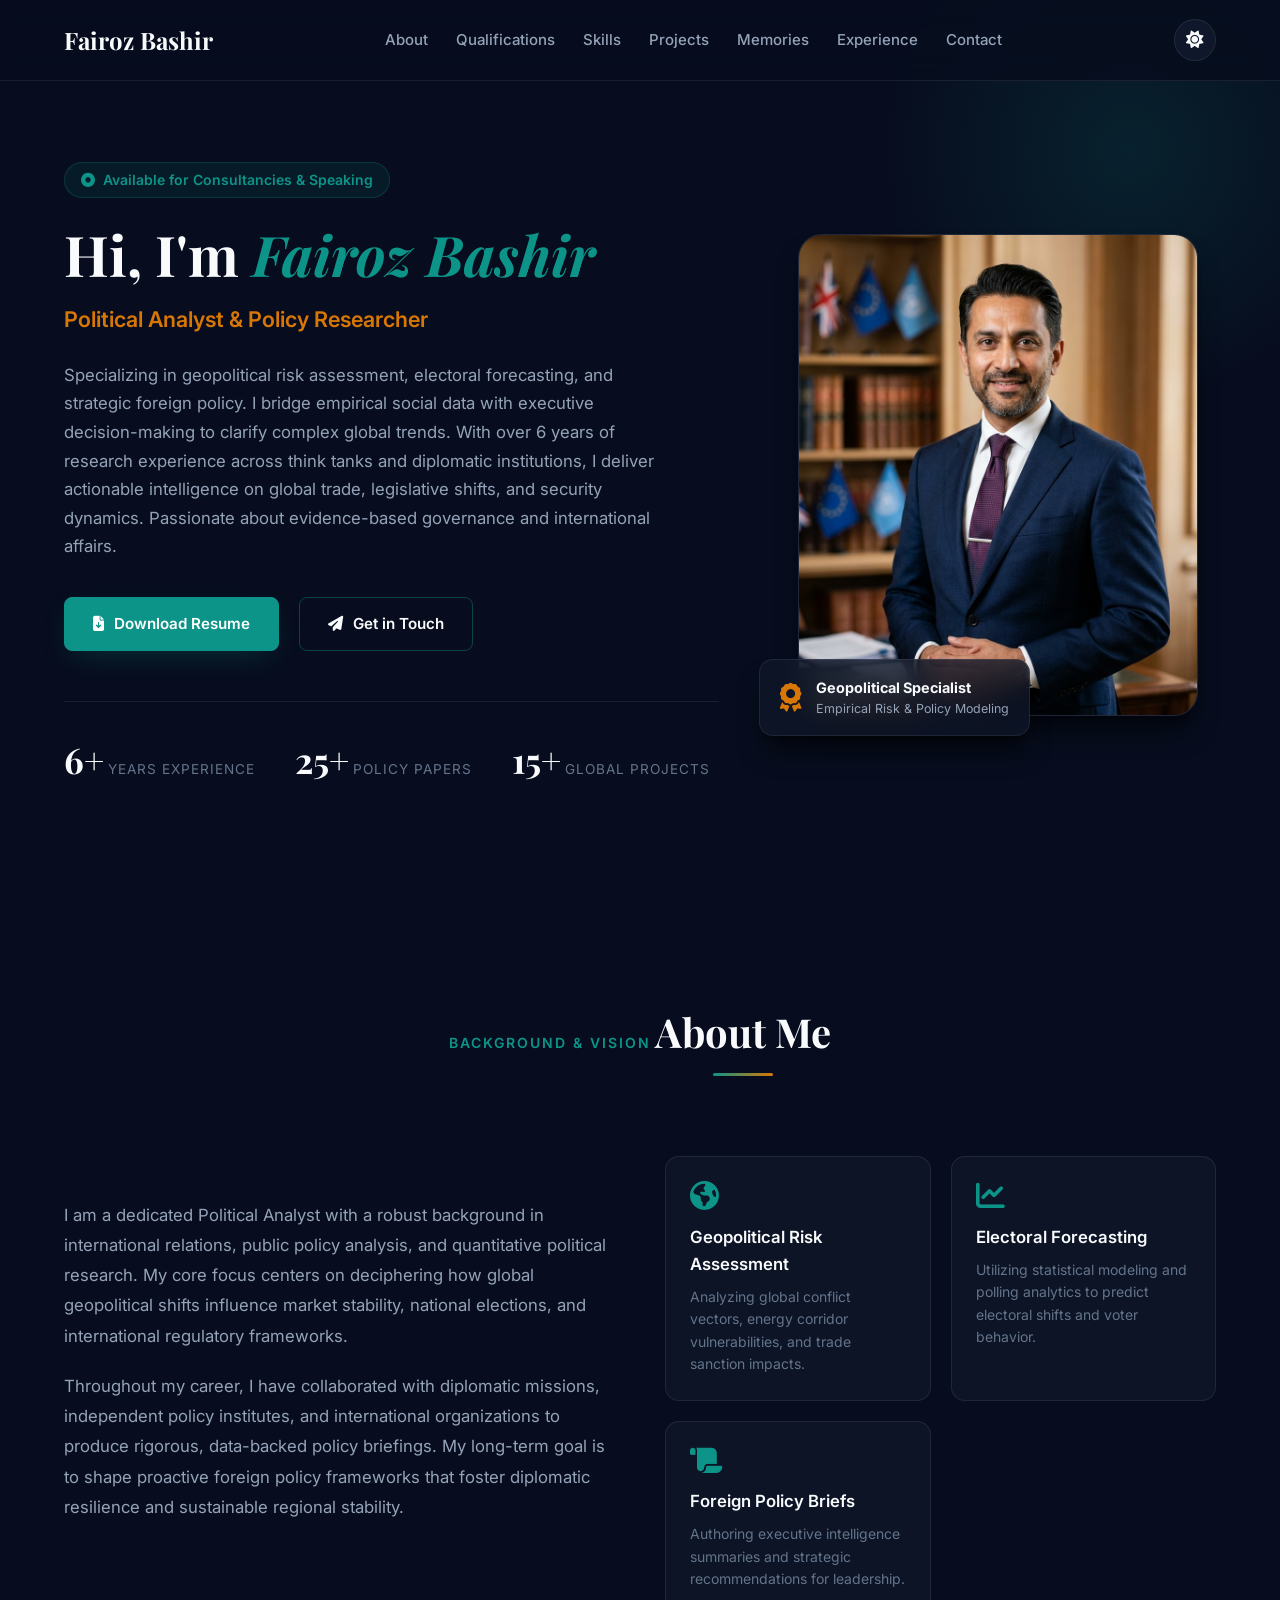
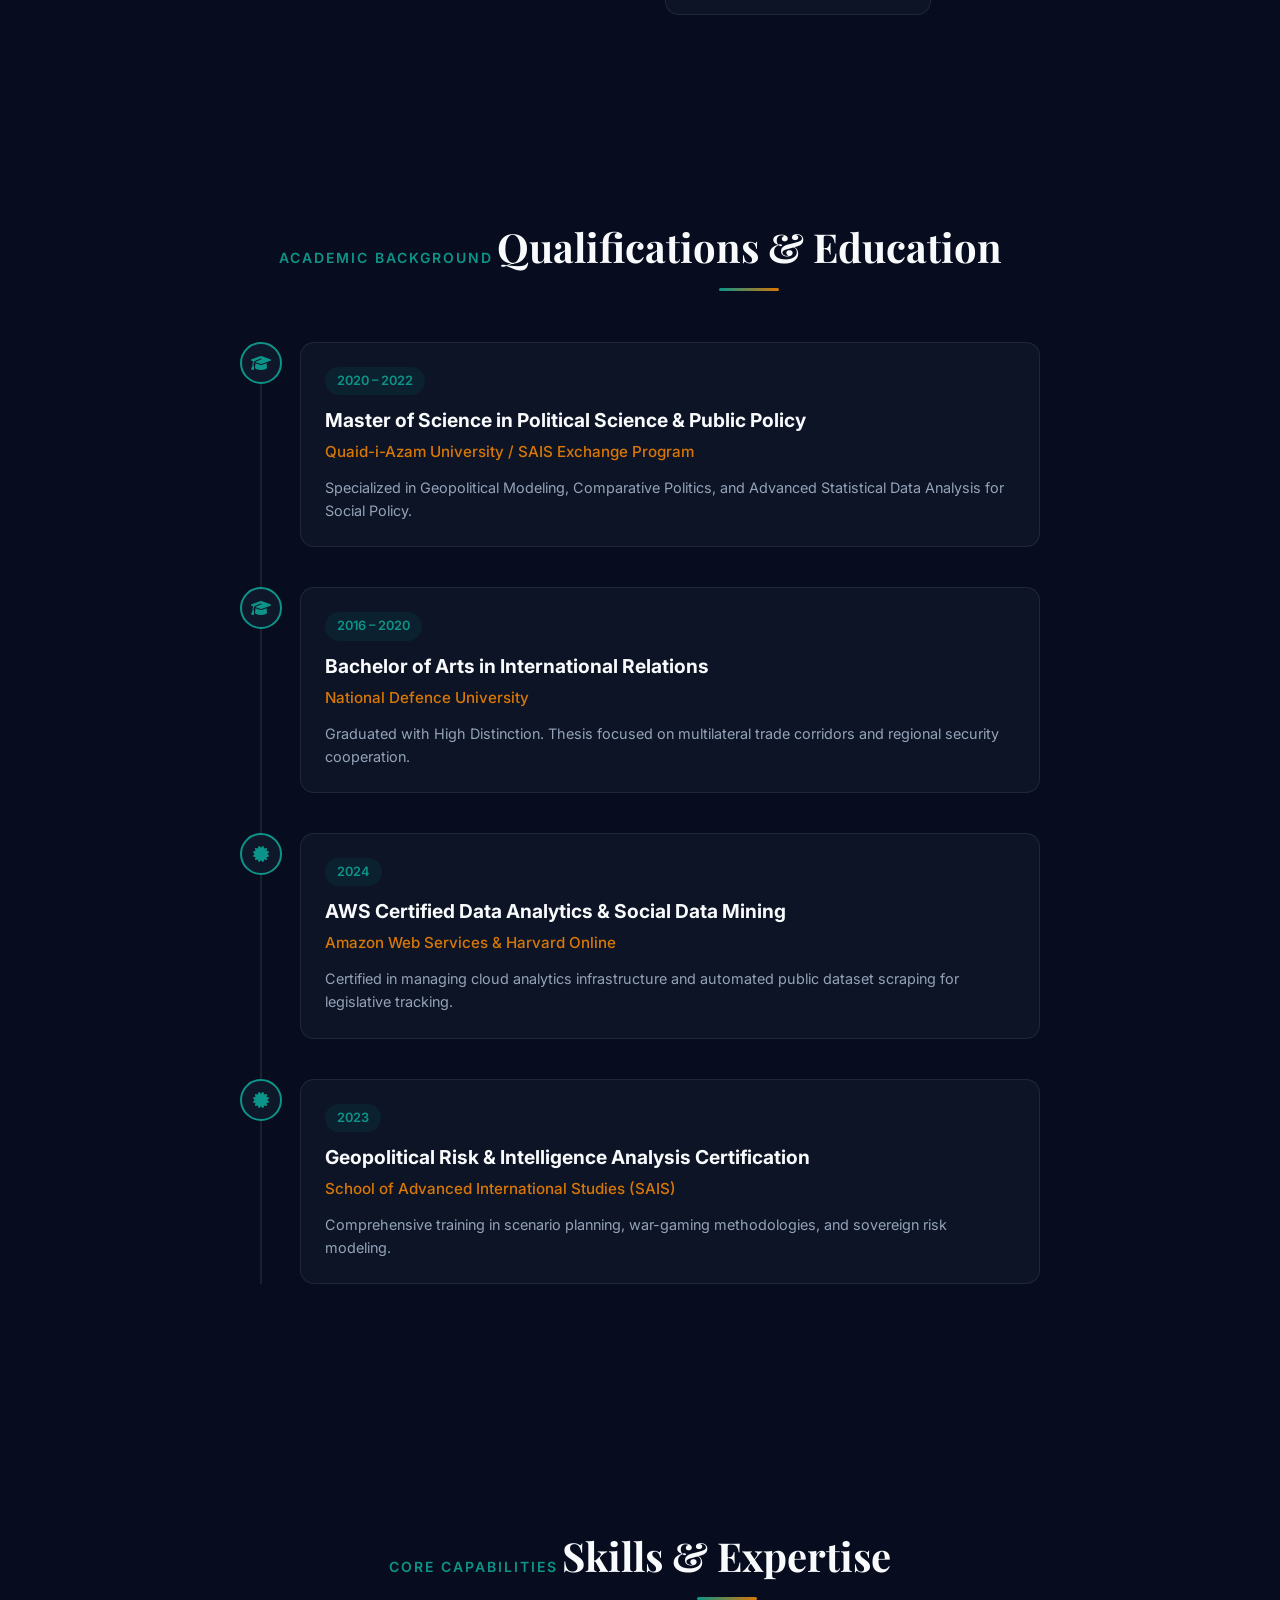
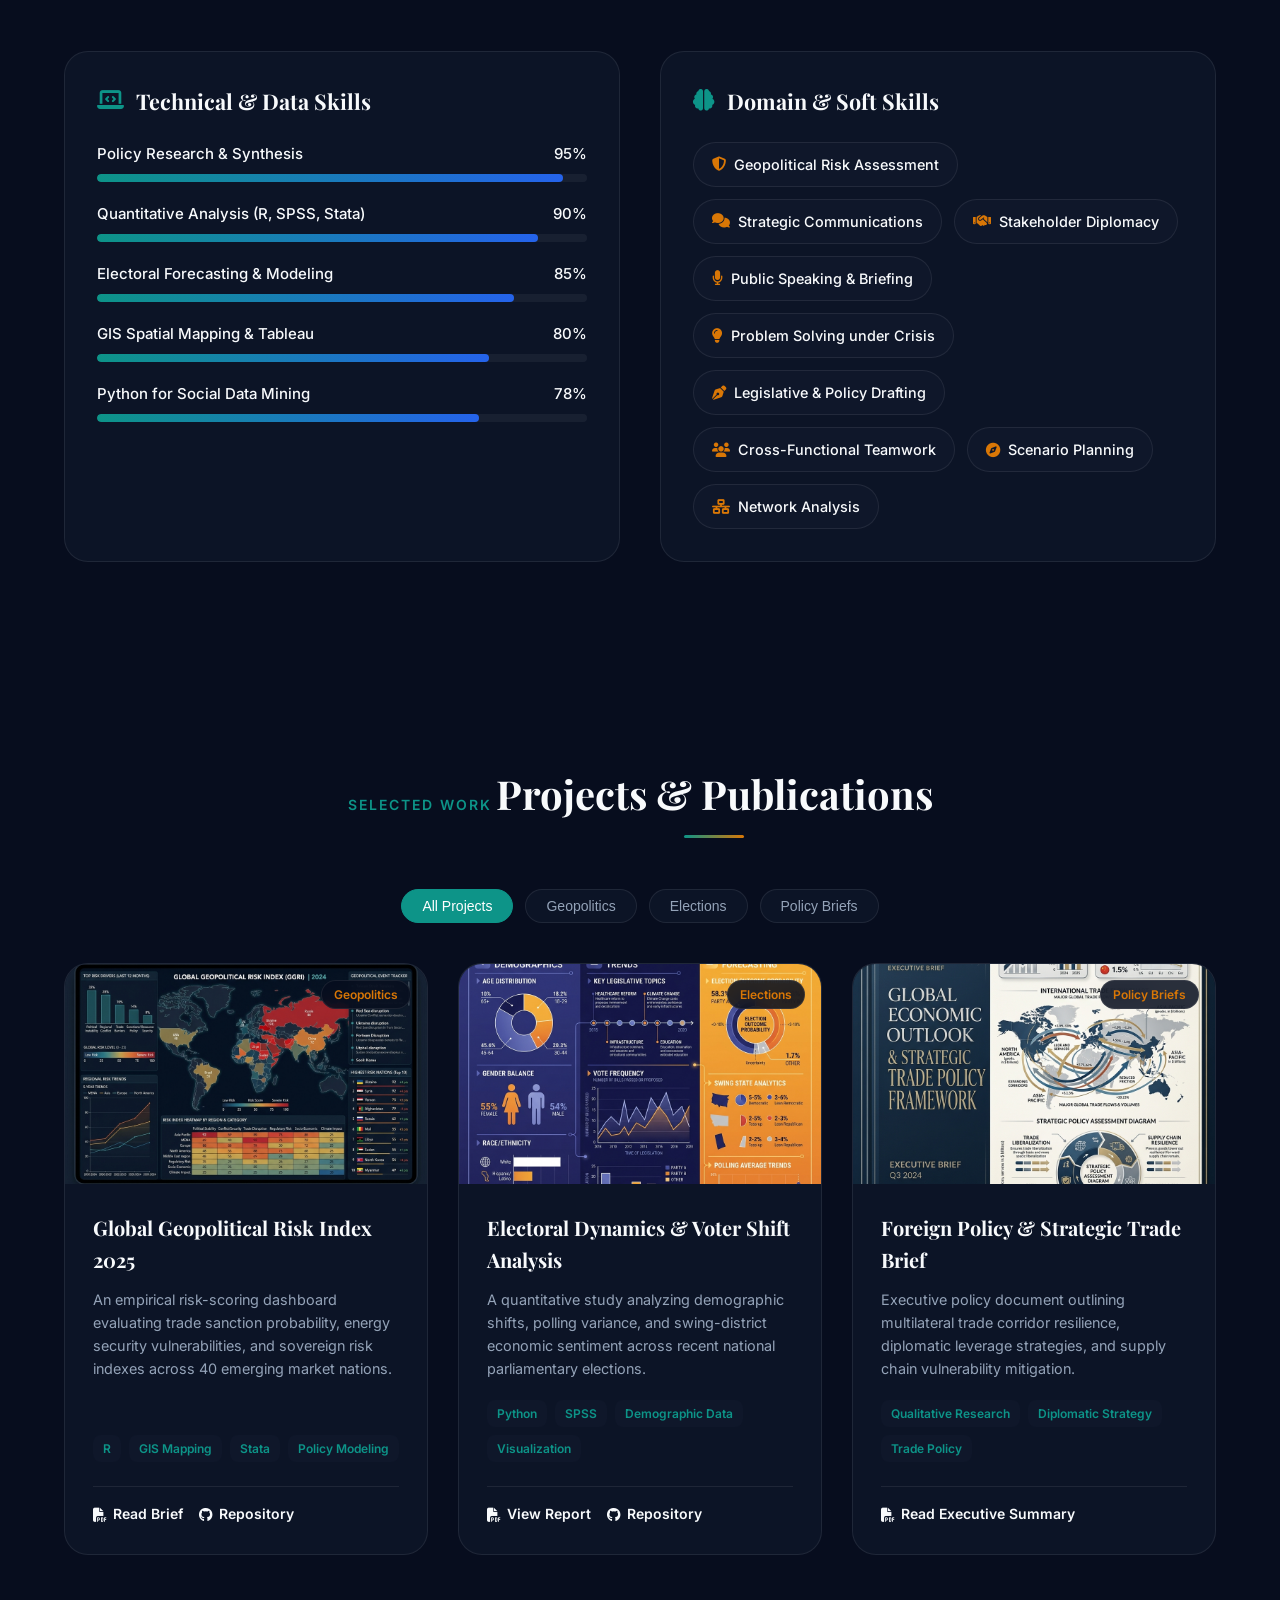
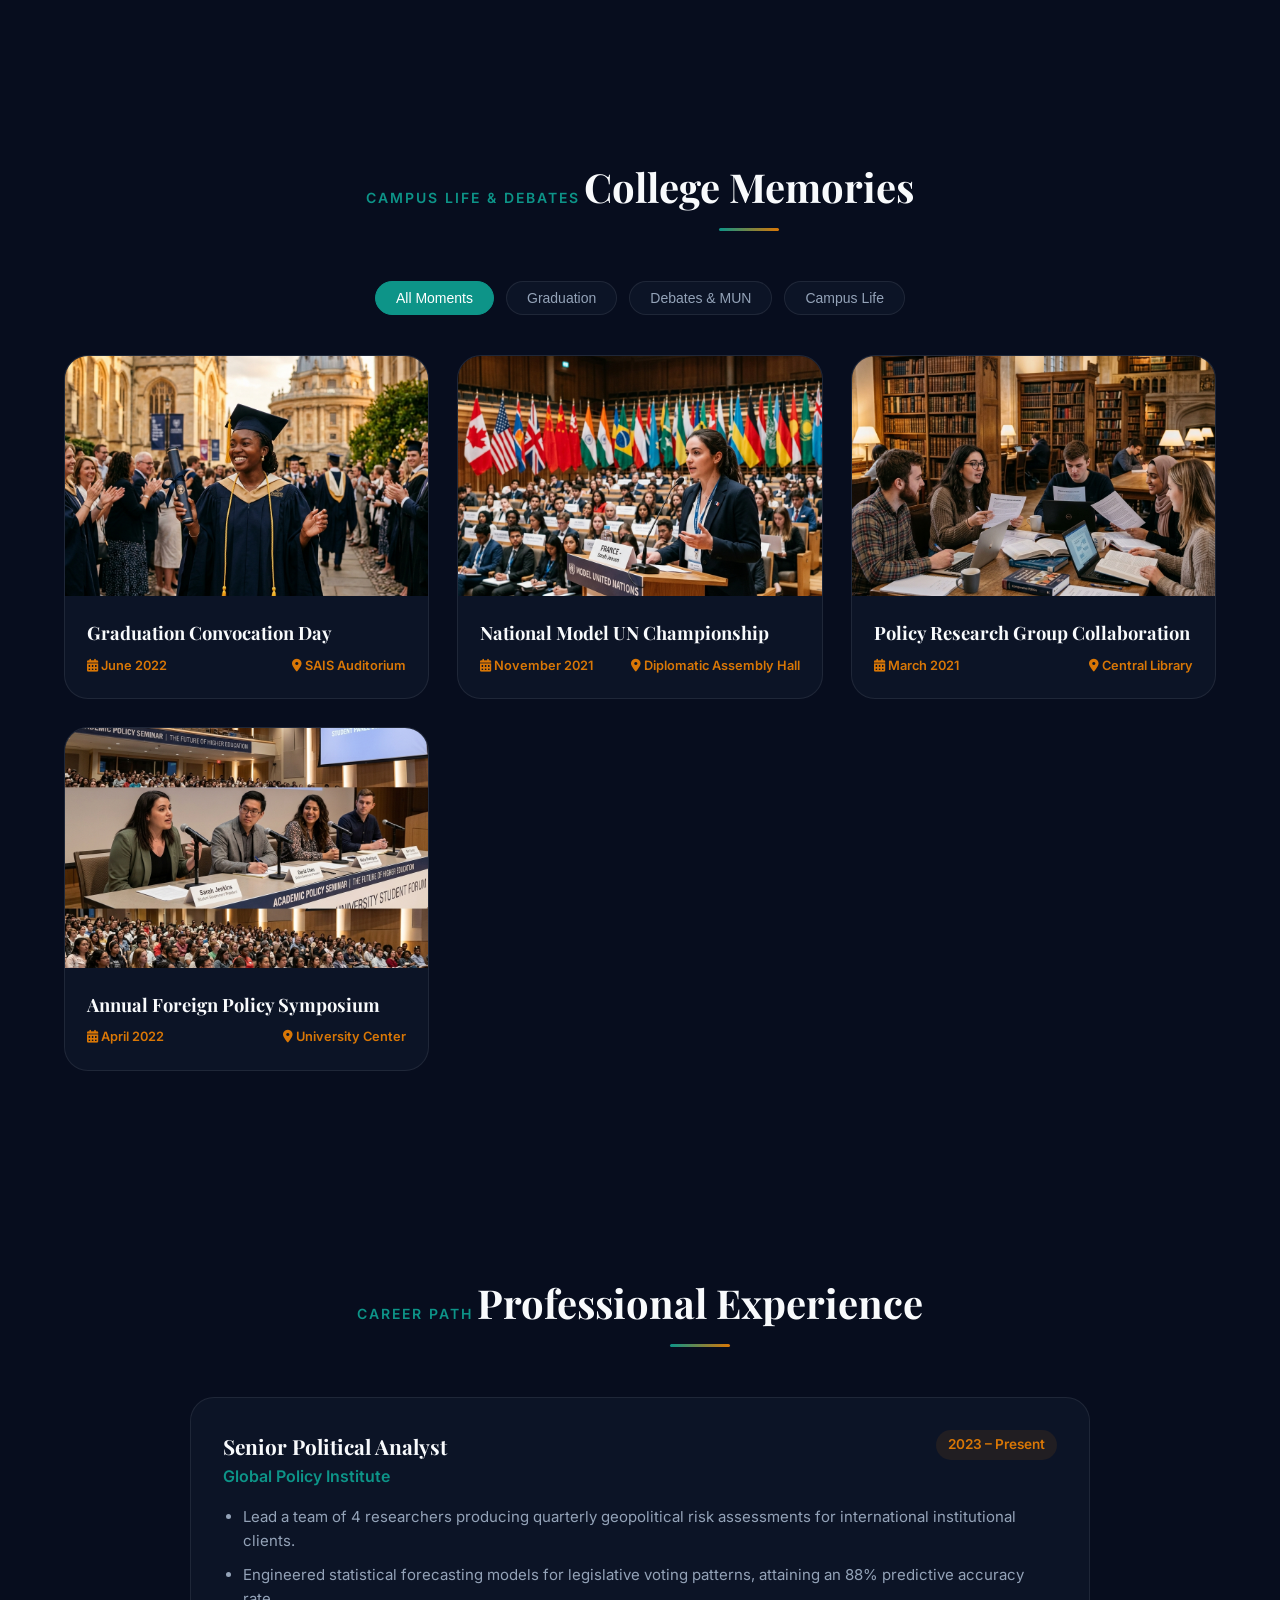
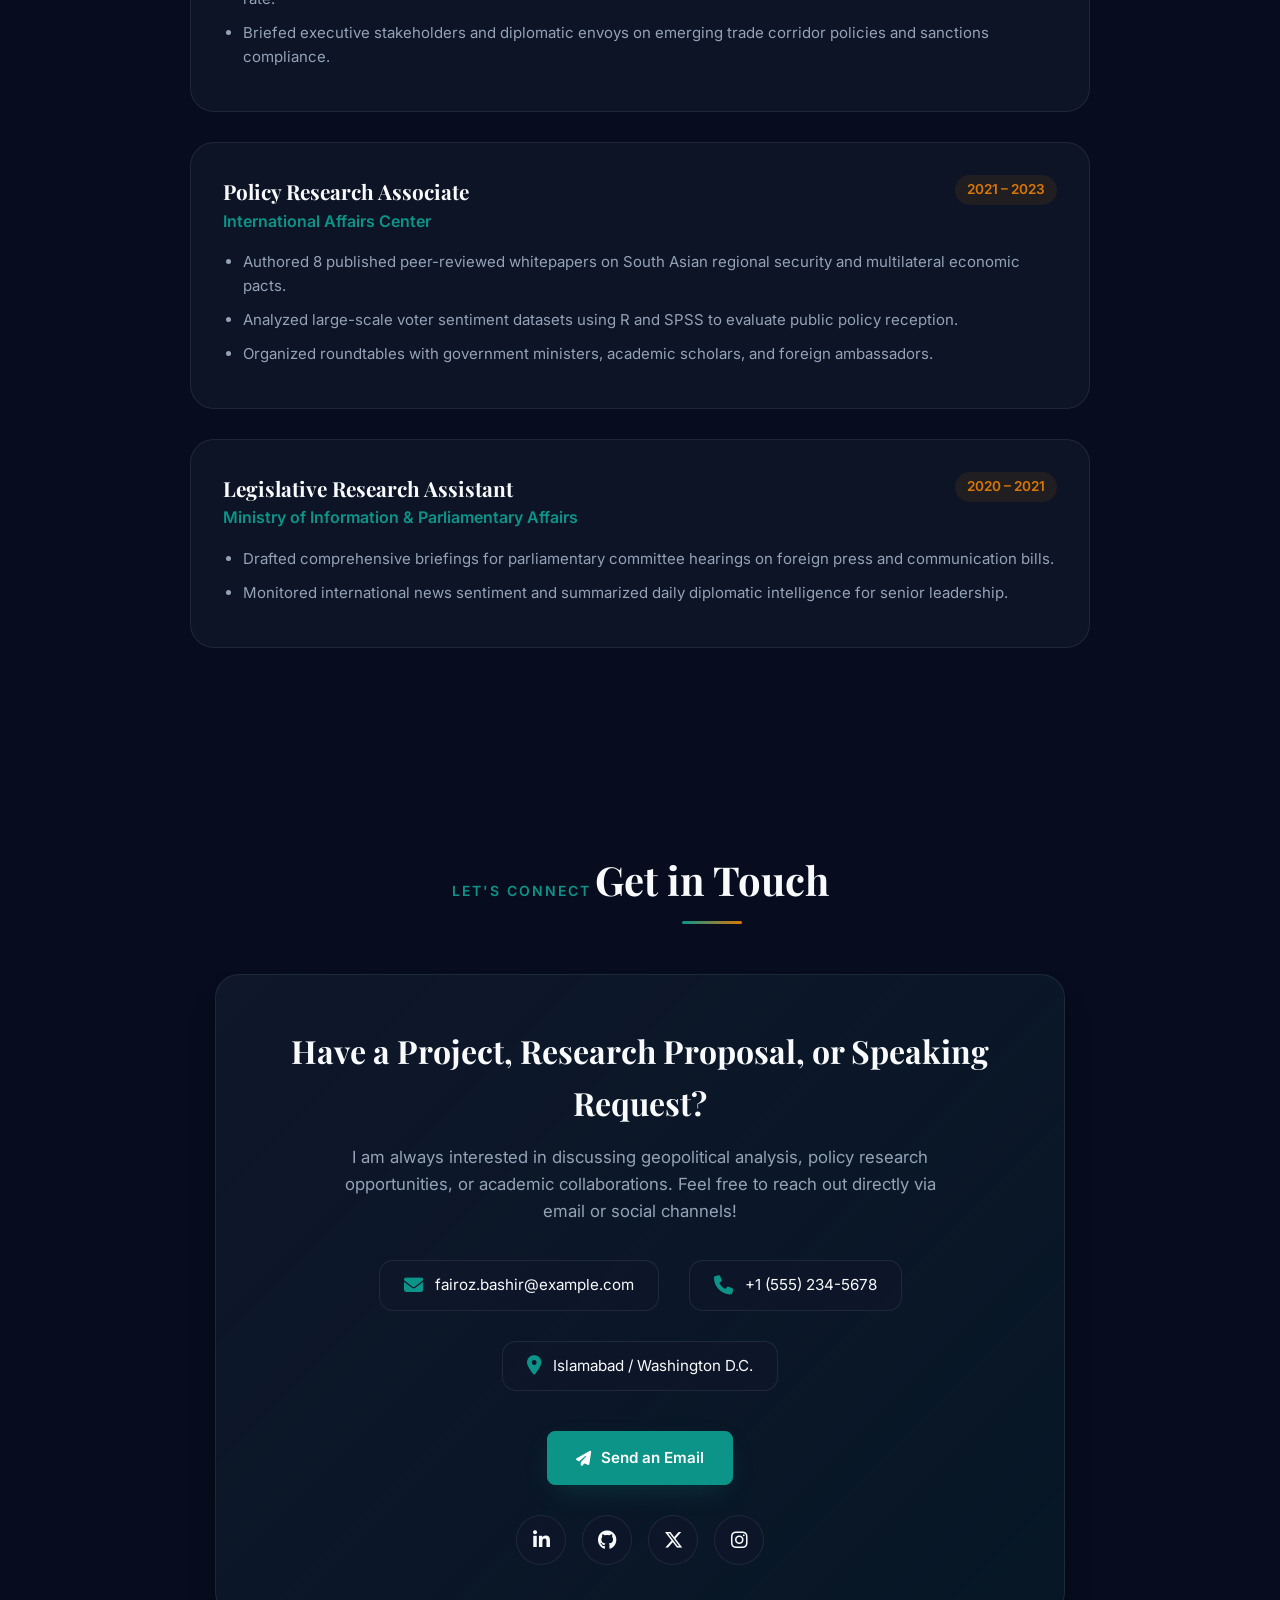
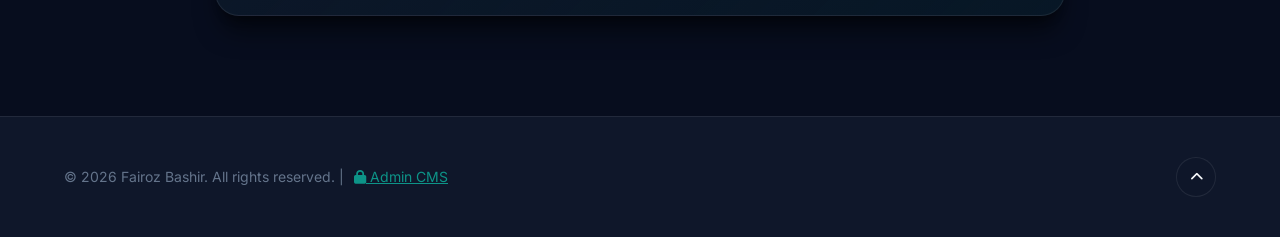
<file: index.html>
<!DOCTYPE html>
<html lang="en" data-theme="dark">
<head>
  <meta charset="UTF-8">
  <meta name="viewport" content="width=device-width, initial-scale=1.0">
  <meta name="description" content="Personal Portfolio of Fairoz Bashir - Political Analyst, Geopolitical Risk Specialist & Policy Researcher.">
  <meta name="keywords" content="Fairoz Bashir, Political Analyst, Policy Researcher, Geopolitical Risk, International Relations, Electoral Forecasting">
  <meta name="author" content="Fairoz Bashir">
  <title>Fairoz Bashir | Political Analyst & Policy Researcher</title>
  
  <!-- Favicon -->
  <link rel="icon" type="image/svg+xml" href="favicon.svg">
  
  <!-- FontAwesome Icons -->
  <link rel="stylesheet" href="https://cdnjs.cloudflare.com/ajax/libs/font-awesome/6.4.0/css/all.min.css">
  
  <!-- Custom Stylesheet -->
  <link rel="stylesheet" href="styles.css">
</head>
<body>

  <!-- ==========================================
       HEADER & NAVIGATION BAR
       ========================================== -->
  <header class="navbar">
    <div class="container">
      <a href="#hero" class="nav-brand">
        <span class="dynamic-name">Fairoz Bashir</span>
      </a>

      <!-- Navigation Links -->
      <nav class="nav-menu" id="nav-menu">
        <a href="#about" class="nav-link">About</a>
        <a href="#qualifications" class="nav-link">Qualifications</a>
        <a href="#skills" class="nav-link">Skills</a>
        <a href="#projects" class="nav-link">Projects</a>
        <a href="#memories" class="nav-link">Memories</a>
        <a href="#experience" class="nav-link">Experience</a>
        <a href="#contact" class="nav-link">Contact</a>
      </nav>

      <div class="nav-controls">
        <!-- Dark / Light Theme Toggle -->
        <button id="theme-toggle-btn" class="theme-btn" aria-label="Toggle Theme" title="Switch Theme">
          <i class="fas fa-sun"></i>
        </button>

        <!-- Mobile Drawer Menu Button -->
        <button id="mobile-toggle-btn" class="mobile-toggle" aria-label="Toggle Menu">
          <i class="fas fa-bars"></i>
        </button>
      </div>
    </div>
  </header>

  <main>
    <!-- ==========================================
         SECTION 1: HERO / HEADER
         ========================================== -->
    <section id="hero" class="hero-section">
      <div class="hero-bg-glow"></div>
      <div class="container">
        <div class="hero-grid">
          
          <!-- Hero Text Content -->
          <div class="hero-content">
            <div class="badge" id="hero-badge-display">
              <i class="fas fa-circle-dot"></i> Available for Consultancies & Speaking
            </div>

            <h1 class="hero-title">
              Hi, I'm <span class="highlight dynamic-name">Fairoz Bashir</span>
            </h1>
            <h2 class="hero-role" id="hero-role-display">Political Analyst & Policy Researcher</h2>

            <p class="hero-bio" id="hero-bio-display">
              Specializing in geopolitical risk assessment, electoral forecasting, and strategic foreign policy. 
              I bridge empirical social data with executive decision-making to clarify complex global trends. 
              With over 6 years of research experience across think tanks and diplomatic institutions, 
              I deliver actionable intelligence on global trade, legislative shifts, and security dynamics. 
              Passionate about evidence-based governance and international affairs.
            </p>

            <!-- CTA Buttons -->
            <div class="hero-actions">
              <a href="assets/resume.pdf" class="btn btn-primary" download="Fairoz_Bashir_Resume.pdf" id="download-resume-btn">
                <i class="fas fa-file-arrow-down"></i> Download Resume
              </a>
              <a href="#contact" class="btn btn-outline">
                <i class="fas fa-paper-plane"></i> Get in Touch
              </a>
            </div>

            <!-- Hero Quick Stats Counter -->
            <div class="hero-stats reveal">
              <div class="stat-item">
                <span class="stat-number" id="stat1-num" data-target="6" data-suffix="+">0</span>
                <span class="stat-label" id="stat1-lbl">Years Experience</span>
              </div>
              <div class="stat-item">
                <span class="stat-number" id="stat2-num" data-target="25" data-suffix="+">0</span>
                <span class="stat-label" id="stat2-lbl">Policy Papers</span>
              </div>
              <div class="stat-item">
                <span class="stat-number" id="stat3-num" data-target="15" data-suffix="+">0</span>
                <span class="stat-label" id="stat3-lbl">Global Projects</span>
              </div>
            </div>
          </div>

          <!-- Hero Image & Floating Badge -->
          <div class="hero-image-wrapper">
            <div class="hero-image-frame">
              <img src="assets/hero-portrait.png" alt="Fairoz Bashir - Political Analyst" id="hero-photo-display">
            </div>
            
            <div class="hero-floating-card">
              <i class="fas fa-award"></i>
              <div class="card-text">
                <h4>Geopolitical Specialist</h4>
                <p>Empirical Risk & Policy Modeling</p>
              </div>
            </div>
          </div>

        </div>
      </div>
    </section>

    <!-- ==========================================
         SECTION 2: ABOUT ME
         ========================================== -->
    <section id="about" class="section">
      <div class="container">
        <div class="section-header reveal">
          <span class="section-subtitle">Background & Vision</span>
          <h2 class="section-title">About Me</h2>
        </div>

        <div class="about-grid">
          <div class="about-text reveal" id="about-text-container">
            <p>
              I am a dedicated Political Analyst with a robust background in international relations, public policy analysis, and quantitative political research. My core focus centers on deciphering how global geopolitical shifts influence market stability, national elections, and international regulatory frameworks.
            </p>
            <p>
              Throughout my career, I have collaborated with diplomatic missions, independent policy institutes, and international organizations to produce rigorous, data-backed policy briefings. My long-term goal is to shape proactive foreign policy frameworks that foster diplomatic resilience and sustainable regional stability.
            </p>
          </div>

          <!-- Core Focus Cards Container -->
          <div class="about-highlights reveal" id="about-focus-cards">
            <div class="focus-card">
              <i class="fas fa-globe-americas"></i>
              <h4>Geopolitical Risk Assessment</h4>
              <p>Analyzing global conflict vectors, energy corridor vulnerabilities, and trade sanction impacts.</p>
            </div>
            <div class="focus-card">
              <i class="fas fa-chart-line"></i>
              <h4>Electoral Forecasting</h4>
              <p>Utilizing statistical modeling and polling analytics to predict electoral shifts and voter behavior.</p>
            </div>
            <div class="focus-card">
              <i class="fas fa-scroll"></i>
              <h4>Foreign Policy Briefs</h4>
              <p>Authoring executive intelligence summaries and strategic recommendations for leadership.</p>
            </div>
          </div>
        </div>
      </div>
    </section>

    <!-- ==========================================
         SECTION 3: QUALIFICATIONS / EDUCATION
         ========================================== -->
    <section id="qualifications" class="section">
      <div class="container">
        <div class="section-header reveal">
          <span class="section-subtitle">Academic Background</span>
          <h2 class="section-title">Qualifications & Education</h2>
        </div>

        <div class="timeline" id="qualifications-timeline">
          <!-- Rendered dynamically -->
        </div>
      </div>
    </section>

    <!-- ==========================================
         SECTION 4: SKILLS
         ========================================== -->
    <section id="skills" class="section">
      <div class="container">
        <div class="section-header reveal">
          <span class="section-subtitle">Core Capabilities</span>
          <h2 class="section-title">Skills & Expertise</h2>
        </div>

        <div class="skills-grid">
          <!-- Technical & Data Skills -->
          <div class="skills-category reveal">
            <h3><i class="fas fa-laptop-code"></i> Technical & Data Skills</h3>
            <div class="progress-skills" id="tech-skills-container">
              <!-- Rendered dynamically -->
            </div>
          </div>

          <!-- Domain & Soft Skills -->
          <div class="skills-category reveal">
            <h3><i class="fas fa-brain"></i> Domain & Soft Skills</h3>
            <div class="badge-skills" id="soft-skills-container">
              <!-- Rendered dynamically -->
            </div>
          </div>
        </div>
      </div>
    </section>

    <!-- ==========================================
         SECTION 5: PROJECTS & PUBLICATIONS
         ========================================== -->
    <section id="projects" class="section">
      <div class="container">
        <div class="section-header reveal">
          <span class="section-subtitle">Selected Work</span>
          <h2 class="section-title">Projects & Publications</h2>
        </div>

        <div class="project-filters reveal">
          <button class="filter-btn active" data-filter="all">All Projects</button>
          <button class="filter-btn" data-filter="geopolitics">Geopolitics</button>
          <button class="filter-btn" data-filter="elections">Elections</button>
          <button class="filter-btn" data-filter="policy">Policy Briefs</button>
        </div>

        <div class="projects-grid" id="projects-grid-container">
          <!-- Rendered dynamically -->
        </div>
      </div>
    </section>

    <!-- ==========================================
         SECTION 6: COLLEGE MEMORIES & CAMPUS MOMENTS
         ========================================== -->
    <section id="memories" class="section">
      <div class="container">
        <div class="section-header reveal">
          <span class="section-subtitle">Campus Life & Debates</span>
          <h2 class="section-title">College Memories</h2>
        </div>

        <!-- Memory Filter Tabs -->
        <div class="memory-filters project-filters reveal">
          <button class="filter-btn active" data-filter="all">All Moments</button>
          <button class="filter-btn" data-filter="graduation">Graduation</button>
          <button class="filter-btn" data-filter="debates">Debates & MUN</button>
          <button class="filter-btn" data-filter="campus">Campus Life</button>
        </div>

        <!-- Memories Photo Grid Container -->
        <div class="memories-grid" id="memories-grid-container">
          <!-- Rendered dynamically -->
        </div>
      </div>
    </section>

    <!-- ==========================================
         SECTION 7: EXPERIENCE
         ========================================== -->
    <section id="experience" class="section">
      <div class="container">
        <div class="section-header reveal">
          <span class="section-subtitle">Career Path</span>
          <h2 class="section-title">Professional Experience</h2>
        </div>

        <div class="experience-list" id="experience-list-container">
          <!-- Rendered dynamically -->
        </div>
      </div>
    </section>

    <!-- ==========================================
         SECTION 8: CONTACT / CONNECT
         ========================================== -->
    <section id="contact" class="section">
      <div class="container">
        <div class="section-header reveal">
          <span class="section-subtitle">Let's Connect</span>
          <h2 class="section-title">Get in Touch</h2>
        </div>

        <div class="contact-card reveal">
          <h3>Have a Project, Research Proposal, or Speaking Request?</h3>
          <p>
            I am always interested in discussing geopolitical analysis, policy research opportunities, or academic collaborations. Feel free to reach out directly via email or social channels!
          </p>

          <div class="contact-info-grid">
            <div class="info-item">
              <i class="fas fa-envelope"></i>
              <span class="dynamic-email">fairoz.bashir@example.com</span>
            </div>

            <div class="info-item">
              <i class="fas fa-phone"></i>
              <span class="dynamic-phone">+1 (555) 234-5678</span>
            </div>

            <div class="info-item">
              <i class="fas fa-location-dot"></i>
              <span class="dynamic-location">Islamabad / Washington D.C.</span>
            </div>
          </div>

          <a href="mailto:fairoz.bashir@example.com?subject=Let's%20Connect%20-%20Political%20Analysis" class="btn btn-primary" id="mailto-btn">
            <i class="fas fa-paper-plane"></i> Send an Email
          </a>

          <div class="social-links-grid">
            <a href="https://linkedin.com/in/fairoz-bashir" target="_blank" rel="noopener noreferrer" class="social-icon-btn" title="LinkedIn" id="social-linkedin-link">
              <i class="fab fa-linkedin-in"></i>
            </a>

            <a href="https://github.com/fairoz-bashir" target="_blank" rel="noopener noreferrer" class="social-icon-btn" title="GitHub" id="social-github-link">
              <i class="fab fa-github"></i>
            </a>

            <a href="https://x.com/fairoz_bashir" target="_blank" rel="noopener noreferrer" class="social-icon-btn" title="Twitter / X" id="social-twitter-link">
              <i class="fab fa-x-twitter"></i>
            </a>

            <a href="https://instagram.com/fairoz_bashir" target="_blank" rel="noopener noreferrer" class="social-icon-btn" title="Instagram" id="social-instagram-link">
              <i class="fab fa-instagram"></i>
            </a>
          </div>
        </div>

      </div>
    </section>
  </main>

  <!-- ==========================================
       MEMORY LIGHTBOX MODAL DIALOG
       ========================================== -->
  <div class="lightbox-modal" id="memory-lightbox-modal">
    <div class="lightbox-content">
      <button class="lightbox-close" id="lightbox-close-btn" title="Close Lightbox">
        <i class="fas fa-times"></i>
      </button>

      <div class="lightbox-img-wrapper">
        <img src="assets/memory1.png" alt="Memory Photo" id="lightbox-img">
      </div>

      <div class="lightbox-body">
        <h3 id="lightbox-title">Memory Title</h3>
        <div class="lightbox-details" id="lightbox-meta">
          <i class="fas fa-calendar"></i> Date | <i class="fas fa-location-dot"></i> Location
        </div>
        <p id="lightbox-desc">Memory detailed description...</p>
      </div>
    </div>
  </div>

  <!-- ==========================================
       FOOTER
       ========================================== -->
  <footer class="footer">
    <div class="container">
      <div class="footer-content">
        <div class="footer-text">
          &copy; <span id="current-year">2026</span> <span class="dynamic-name">Fairoz Bashir</span>. All rights reserved. 
          | <a href="admin.html" target="_blank" style="color: var(--accent-primary); text-decoration: underline; margin-left: 6px;"><i class="fas fa-lock"></i> Admin CMS</a>
        </div>

        <button id="back-to-top" class="back-to-top" title="Back to top">
          <i class="fas fa-chevron-up"></i>
        </button>
      </div>
    </div>
  </footer>

  <!-- Custom JavaScript File -->
  <script src="script.js"></script>
</body>
</html>
</file>
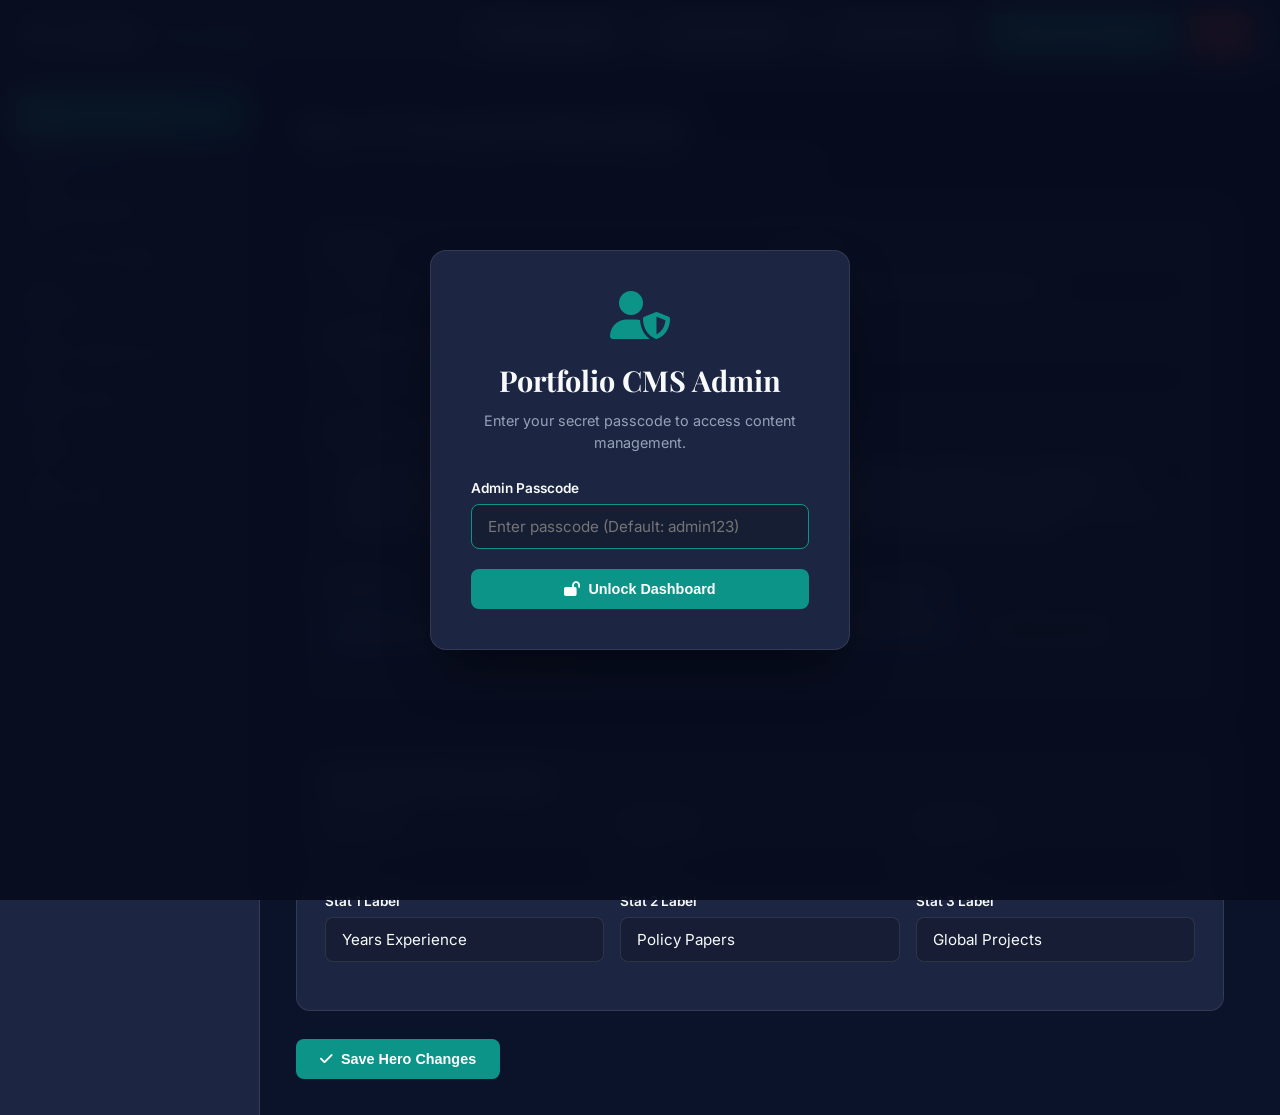
<file: admin.html>
<!DOCTYPE html>
<html lang="en" data-theme="dark">

<head>
  <meta charset="UTF-8">
  <meta name="viewport" content="width=device-width, initial-scale=1.0">
  <title>Portfolio CMS Admin Panel | Fairoz Bashir</title>
  <link rel="icon" type="image/svg+xml" href="favicon.svg">
  <link rel="stylesheet" href="https://cdnjs.cloudflare.com/ajax/libs/font-awesome/6.4.0/css/all.min.css">
  <link rel="stylesheet" href="admin.css">
</head>

<body>

  <!-- ==========================================
       PASSCODE LOGIN MODAL
       ========================================== -->
  <div class="login-overlay" id="login-overlay">
    <div class="login-card" id="login-card">
      <i class="fas fa-user-shield lock-icon"></i>
      <h2>Portfolio CMS Admin</h2>
      <p>Enter your secret passcode to access content management.</p>

      <div class="input-group">
        <label for="admin-passcode-input">Admin Passcode</label>
        <input type="password" id="admin-passcode-input" class="input-field"
          placeholder="Enter passcode (Default: admin123)" autofocus>
      </div>

      <button id="login-btn" class="btn-admin btn-admin-primary" style="width: 100%;">
        <i class="fas fa-lock-open"></i> Unlock Dashboard
      </button>
    </div>
  </div>

  <!-- ==========================================
       ADMIN DASHBOARD HEADER
       ========================================== -->
  <header class="admin-header">
    <div class="admin-logo">
      <i class="fas fa-sliders"></i> Portfolio <span>CMS Admin</span>
    </div>

    <div class="header-actions">
      <a href="index.html" target="_blank" class="btn-admin btn-admin-secondary">
        <i class="fas fa-external-link-alt"></i> View Live Site
      </a>
      <button id="export-json-btn" class="btn-admin btn-admin-secondary" title="Export Backup JSON">
        <i class="fas fa-download"></i> Export JSON
      </button>
      <button id="import-json-btn" class="btn-admin btn-admin-secondary" title="Import JSON">
        <i class="fas fa-upload"></i> Import JSON
      </button>
      <input type="file" id="import-file-input" accept=".json" style="display: none;">

      <button id="save-all-btn" class="btn-admin btn-admin-primary">
        <i class="fas fa-save"></i> Save All Changes
      </button>

      <button id="logout-btn" class="btn-admin btn-admin-danger" title="Logout">
        <i class="fas fa-right-from-bracket"></i>
      </button>
    </div>
  </header>

  <!-- ==========================================
       ADMIN MAIN LAYOUT (SIDEBAR & CONTENT)
       ========================================== -->
  <div class="admin-body">
    <!-- Sidebar Tabs -->
    <aside class="admin-sidebar">
      <ul class="nav-tabs">
        <li>
          <button class="tab-btn active" data-tab="hero">
            <i class="fas fa-user-tag"></i> Hero & Personal
          </button>
        </li>
        <li>
          <button class="tab-btn" data-tab="about">
            <i class="fas fa-address-card"></i> About Me
          </button>
        </li>
        <li>
          <button class="tab-btn" data-tab="education">
            <i class="fas fa-graduation-cap"></i> Qualifications
          </button>
        </li>
        <li>
          <button class="tab-btn" data-tab="skills">
            <i class="fas fa-code"></i> Skills & Badges
          </button>
        </li>
        <li>
          <button class="tab-btn" data-tab="projects">
            <i class="fas fa-folder-open"></i> Projects
          </button>
        </li>
        <li>
          <button class="tab-btn" data-tab="memories">
            <i class="fas fa-camera-retro"></i> College Memories
          </button>
        </li>
        <li>
          <button class="tab-btn" data-tab="experience">
            <i class="fas fa-briefcase"></i> Experience
          </button>
        </li>
        <li>
          <button class="tab-btn" data-tab="contact">
            <i class="fas fa-paper-plane"></i> Contact Info
          </button>
        </li>
        <li>
          <button class="tab-btn" data-tab="settings">
            <i class="fas fa-gear"></i> Settings
          </button>
        </li>
      </ul>
    </aside>

    <!-- Main Content Panel -->
    <main class="admin-content">

      <!-- PANEL 1: HERO & PERSONAL -->
      <section id="panel-hero" class="tab-panel active">
        <h2 class="panel-title">Hero & Personal Information</h2>
        <p class="panel-subtitle">Manage your header presentation, name, title, bio tagline, and stats counters.</p>

        <div class="editor-card">
          <div class="form-grid-2">
            <div class="input-group">
              <label for="hero-name">Full Name</label>
              <input type="text" id="hero-name" class="input-field">
            </div>
            <div class="input-group">
              <label for="hero-title">Title / Role</label>
              <input type="text" id="hero-title" class="input-field">
            </div>
          </div>

          <div class="input-group">
            <label for="hero-status">Status Badge Text</label>
            <input type="text" id="hero-status" class="input-field">
          </div>

          <div class="input-group">
            <label for="hero-bio">Short Tagline / Bio (5 Lines)</label>
            <textarea id="hero-bio" class="input-field" rows="4"></textarea>
          </div>

          <div class="form-grid-2">
            <div class="input-group">
              <label>Profile Photo</label>
              <div class="file-picker-wrapper">
                <label for="hero-photo-file" class="file-picker-btn">
                  <i class="fas fa-folder-open"></i> Browse Image...
                </label>
                <input type="file" id="hero-photo-file" accept="image/*" style="display: none;">
                <div class="upload-thumb-preview">
                  <img id="hero-photo-preview" src="assets/hero-portrait.png" alt="Preview">
                </div>
              </div>
              <input type="hidden" id="hero-photo" class="input-field" value="assets/hero-portrait.png">
            </div>

            <div class="input-group">
              <label>Downloadable Resume PDF</label>
              <div class="file-picker-wrapper">
                <label for="hero-resume-file" class="file-picker-btn">
                  <i class="fas fa-file-pdf"></i> Browse Resume PDF...
                </label>
                <input type="file" id="hero-resume-file" accept=".pdf,application/pdf" style="display: none;">
                <span id="hero-resume-filename"
                  style="font-size: 0.85rem; color: var(--admin-gold); font-weight: 500;">assets/resume.pdf</span>
              </div>
              <input type="hidden" id="hero-resume" class="input-field" value="assets/resume.pdf">
            </div>
          </div>
        </div>

        <div class="editor-card">
          <h3>Hero Quick Stats Counter</h3>
          <div class="form-grid-3" style="margin-top: 16px;">
            <div class="input-group">
              <label>Stat 1 Value</label>
              <input type="number" id="stat1-number" class="input-field">
              <label style="margin-top: 6px;">Stat 1 Label</label>
              <input type="text" id="stat1-label" class="input-field">
            </div>

            <div class="input-group">
              <label>Stat 2 Value</label>
              <input type="number" id="stat2-number" class="input-field">
              <label style="margin-top: 6px;">Stat 2 Label</label>
              <input type="text" id="stat2-label" class="input-field">
            </div>

            <div class="input-group">
              <label>Stat 3 Value</label>
              <input type="number" id="stat3-number" class="input-field">
              <label style="margin-top: 6px;">Stat 3 Label</label>
              <input type="text" id="stat3-label" class="input-field">
            </div>
          </div>
        </div>

        <button id="save-hero-btn" class="btn-admin btn-admin-primary">
          <i class="fas fa-check"></i> Save Hero Changes
        </button>
      </section>

      <!-- PANEL 2: ABOUT ME -->
      <section id="panel-about" class="tab-panel">
        <h2 class="panel-title">About Me Narrative</h2>
        <p class="panel-subtitle">Edit your detailed background paragraphs and career objectives.</p>

        <div class="editor-card">
          <div class="input-group">
            <label for="about-p1">Paragraph 1 (Background & Interest)</label>
            <textarea id="about-p1" class="input-field" rows="4"></textarea>
          </div>

          <div class="input-group">
            <label for="about-p2">Paragraph 2 (Career Goals & Vision)</label>
            <textarea id="about-p2" class="input-field" rows="4"></textarea>
          </div>
        </div>

        <button id="save-about-btn" class="btn-admin btn-admin-primary">
          <i class="fas fa-check"></i> Save About Changes
        </button>
      </section>

      <!-- PANEL 3: QUALIFICATIONS & EDUCATION -->
      <section id="panel-education" class="tab-panel">
        <h2 class="panel-title">Qualifications & Education</h2>
        <p class="panel-subtitle">Add or remove degrees, academic accomplishments, and professional certifications.</p>

        <div class="editor-card">
          <h3>Current Qualifications List</h3>
          <div id="education-list" class="item-list-container"></div>
        </div>

        <div class="editor-card">
          <h3>Add New Degree or Certification</h3>
          <div class="form-grid-2" style="margin-top: 16px;">
            <div class="input-group">
              <label for="new-edu-title">Degree / Certification Title</label>
              <input type="text" id="new-edu-title" class="input-field"
                placeholder="e.g. Master of Science in Data Governance">
            </div>
            <div class="input-group">
              <label for="new-edu-inst">Institution Name</label>
              <input type="text" id="new-edu-inst" class="input-field" placeholder="e.g. Johns Hopkins SAIS">
            </div>
          </div>
          <div class="form-grid-2">
            <div class="input-group">
              <label for="new-edu-year">Year / Duration</label>
              <input type="text" id="new-edu-year" class="input-field" placeholder="e.g. 2024 – 2025">
            </div>
            <div class="input-group">
              <label for="new-edu-type">Type</label>
              <select id="new-edu-type" class="input-field">
                <option value="degree">Academic Degree</option>
                <option value="cert">Professional Certification</option>
              </select>
            </div>
          </div>
          <button id="add-edu-btn" class="btn-admin btn-admin-primary">
            <i class="fas fa-plus"></i> Add Qualification
          </button>
        </div>
      </section>

      <!-- PANEL 4: SKILLS & BADGES -->
      <section id="panel-skills" class="tab-panel">
        <h2 class="panel-title">Skills & Capabilities</h2>
        <p class="panel-subtitle">Manage technical skills (with progress bar levels) and soft skill badges.</p>

        <div class="editor-card">
          <h3>Technical & Data Skills (With Progress %)</h3>
          <div id="tech-skills-list" class="item-list-container"></div>

          <div class="form-grid-2" style="margin-top: 20px;">
            <div class="input-group">
              <label for="new-tech-name">Skill Name</label>
              <input type="text" id="new-tech-name" class="input-field" placeholder="e.g. Econometric Data Modeling">
            </div>
            <div class="input-group">
              <label for="new-tech-level">Proficiency Level (0% - 100%)</label>
              <input type="number" id="new-tech-level" class="input-field" value="85" min="10" max="100">
            </div>
          </div>
          <button id="add-tech-skill-btn" class="btn-admin btn-admin-primary">
            <i class="fas fa-plus"></i> Add Technical Skill
          </button>
        </div>

        <div class="editor-card">
          <h3>Domain & Soft Skill Badges</h3>
          <div id="soft-skills-list" class="item-list-container"></div>

          <div class="form-grid-2" style="margin-top: 20px;">
            <div class="input-group">
              <label for="new-soft-name">Badge Name</label>
              <input type="text" id="new-soft-name" class="input-field" placeholder="e.g. Diplomatic Negotiation">
            </div>
            <div class="input-group">
              <label for="new-soft-icon">FontAwesome Icon Class</label>
              <input type="text" id="new-soft-icon" class="input-field" placeholder="e.g. fas fa-handshake">
            </div>
          </div>
          <button id="add-soft-skill-btn" class="btn-admin btn-admin-primary">
            <i class="fas fa-plus"></i> Add Skill Badge
          </button>
        </div>
      </section>

      <!-- PANEL 5: PROJECTS -->
      <section id="panel-projects" class="tab-panel">
        <h2 class="panel-title">Projects & Publications</h2>
        <p class="panel-subtitle">Manage portfolio project cards, categories, cover graphics, and links.</p>

        <div class="editor-card">
          <h3>Current Projects List</h3>
          <div id="projects-list" class="item-list-container"></div>
        </div>

        <div class="editor-card">
          <h3>Add New Project Card</h3>
          <div class="form-grid-2" style="margin-top: 16px;">
            <div class="input-group">
              <label for="new-proj-title">Project Title</label>
              <input type="text" id="new-proj-title" class="input-field"
                placeholder="e.g. South Asian Trade Corridor Study">
            </div>
            <div class="input-group">
              <label for="new-proj-category">Category Tab</label>
              <select id="new-proj-category" class="input-field">
                <option value="geopolitics">Geopolitics</option>
                <option value="elections">Elections</option>
                <option value="policy">Policy Briefs</option>
              </select>
            </div>
          </div>

          <div class="input-group">
            <label for="new-proj-desc">Summary Description</label>
            <textarea id="new-proj-desc" class="input-field" rows="3"
              placeholder="Short description of research methodology and findings..."></textarea>
          </div>

          <div class="form-grid-2">
            <div class="input-group">
              <label>Cover Graphic</label>
              <div class="file-picker-wrapper">
                <label for="new-proj-file" class="file-picker-btn">
                  <i class="fas fa-image"></i> Browse Image...
                </label>
                <input type="file" id="new-proj-file" accept="image/*" style="display: none;">
                <div class="upload-thumb-preview">
                  <img id="new-proj-preview" src="assets/project1.png" alt="Preview">
                </div>
              </div>
              <input type="hidden" id="new-proj-image" class="input-field" value="assets/project1.png">
            </div>
            <div class="input-group">
              <label for="new-proj-tech">Tech / Tool Tags (Comma separated)</label>
              <input type="text" id="new-proj-tech" class="input-field" placeholder="e.g. R, GIS Mapping, Stata">
            </div>
          </div>

          <button id="add-project-btn" class="btn-admin btn-admin-primary">
            <i class="fas fa-plus"></i> Add Project
          </button>
        </div>
      </section>

      <!-- PANEL 6: COLLEGE MEMORIES -->
      <section id="panel-memories" class="tab-panel">
        <h2 class="panel-title">College Memories & Photo Gallery</h2>
        <p class="panel-subtitle">Manage campus moments, graduation photos, debate society pictures, and memory
          captions.</p>

        <div class="editor-card">
          <h3>Current College Memories List</h3>
          <div id="memories-list" class="item-list-container"></div>
        </div>

        <div class="editor-card">
          <h3>Add New College Memory Photo</h3>
          <div class="form-grid-2" style="margin-top: 16px;">
            <div class="input-group">
              <label for="new-mem-title">Memory Event Title</label>
              <input type="text" id="new-mem-title" class="input-field" placeholder="e.g. Graduation Ceremony 2022">
            </div>
            <div class="input-group">
              <label for="new-mem-category">Category Tab</label>
              <select id="new-mem-category" class="input-field">
                <option value="graduation">Graduation</option>
                <option value="debates">Debates & MUN</option>
                <option value="campus">Campus Life</option>
              </select>
            </div>
          </div>

          <div class="form-grid-2">
            <div class="input-group">
              <label for="new-mem-date">Date / Month</label>
              <input type="text" id="new-mem-date" class="input-field" placeholder="e.g. June 2022">
            </div>
            <div class="input-group">
              <label for="new-mem-location">Location / Campus Hall</label>
              <input type="text" id="new-mem-location" class="input-field" placeholder="e.g. Main Auditorium">
            </div>
          </div>

          <div class="input-group">
            <label>Select Photo File</label>
            <div class="file-picker-wrapper">
              <label for="new-mem-file" class="file-picker-btn">
                <i class="fas fa-camera"></i> Browse Image...
              </label>
              <input type="file" id="new-mem-file" accept="image/*" style="display: none;">
              <div class="upload-thumb-preview">
                <img id="new-mem-preview" src="assets/memory1.png" alt="Preview">
              </div>
            </div>
            <input type="hidden" id="new-mem-image" class="input-field" value="assets/memory1.png">
          </div>

          <div class="input-group">
            <label for="new-mem-desc">Description / Memory Caption</label>
            <textarea id="new-mem-desc" class="input-field" rows="3"
              placeholder="Brief story or context about this college memory..."></textarea>
          </div>

          <button id="add-memory-btn" class="btn-admin btn-admin-primary">
            <i class="fas fa-plus"></i> Add Memory Photo
          </button>
        </div>
      </section>

      <!-- PANEL 7: EXPERIENCE -->
      <section id="panel-experience" class="tab-panel">
        <h2 class="panel-title">Professional Experience</h2>
        <p class="panel-subtitle">Add or edit career positions, organizations, and key achievements.</p>

        <div class="editor-card">
          <h3>Current Positions List</h3>
          <div id="experience-list" class="item-list-container"></div>
        </div>

        <div class="editor-card">
          <h3>Add New Work Position</h3>
          <div class="form-grid-2" style="margin-top: 16px;">
            <div class="input-group">
              <label for="new-exp-role">Job Title / Role</label>
              <input type="text" id="new-exp-role" class="input-field" placeholder="e.g. Senior Policy Strategist">
            </div>
            <div class="input-group">
              <label for="new-exp-company">Company / Institute</label>
              <input type="text" id="new-exp-company" class="input-field" placeholder="e.g. Diplomatic Advisory Group">
            </div>
          </div>

          <div class="input-group">
            <label for="new-exp-duration">Duration</label>
            <input type="text" id="new-exp-duration" class="input-field" placeholder="e.g. 2024 – Present">
          </div>

          <div class="input-group">
            <label for="new-exp-resp1">Key Responsibility 1</label>
            <input type="text" id="new-exp-resp1" class="input-field">
          </div>
          <div class="input-group">
            <label for="new-exp-resp2">Key Responsibility 2</label>
            <input type="text" id="new-exp-resp2" class="input-field">
          </div>

          <button id="add-exp-btn" class="btn-admin btn-admin-primary">
            <i class="fas fa-plus"></i> Add Position
          </button>
        </div>
      </section>

      <!-- PANEL 8: CONTACT INFO -->
      <section id="panel-contact" class="tab-panel">
        <h2 class="panel-title">Contact & Social Links</h2>
        <p class="panel-subtitle">Update pre-filled email mailto links, phone number, location, and social media
          handles.</p>

        <div class="editor-card">
          <div class="form-grid-3">
            <div class="input-group">
              <label for="contact-email">Email Address</label>
              <input type="email" id="contact-email" class="input-field">
            </div>
            <div class="input-group">
              <label for="contact-phone">Phone Number</label>
              <input type="text" id="contact-phone" class="input-field">
            </div>
            <div class="input-group">
              <label for="contact-location">Location / Cities</label>
              <input type="text" id="contact-location" class="input-field">
            </div>
          </div>

          <h3 style="margin-top: 20px; margin-bottom: 14px;">Social Media URLs</h3>
          <div class="form-grid-2">
            <div class="input-group">
              <label for="social-linkedin">LinkedIn Profile URL</label>
              <input type="url" id="social-linkedin" class="input-field">
            </div>
            <div class="input-group">
              <label for="social-github">GitHub Profile URL</label>
              <input type="url" id="social-github" class="input-field">
            </div>
            <div class="input-group">
              <label for="social-twitter">Twitter / X Profile URL</label>
              <input type="url" id="social-twitter" class="input-field">
            </div>
            <div class="input-group">
              <label for="social-instagram">Instagram Profile URL</label>
              <input type="url" id="social-instagram" class="input-field">
            </div>
          </div>
        </div>

        <button id="save-contact-btn" class="btn-admin btn-admin-primary">
          <i class="fas fa-check"></i> Save Contact Details
        </button>
      </section>

      <!-- PANEL 9: SECURITY & SETTINGS -->
      <section id="panel-settings" class="tab-panel">
        <h2 class="panel-title">CMS Settings & Backups</h2>
        <p class="panel-subtitle">Change passcode credentials or reset data to original factory defaults.</p>

        <div class="editor-card">
          <h3>Change Admin Passcode</h3>
          <div class="input-group" style="margin-top: 14px; max-width: 400px;">
            <label for="new-passcode">New Passcode</label>
            <input type="password" id="new-passcode" class="input-field" placeholder="Enter new passcode (min 4 chars)">
          </div>
          <button id="change-passcode-btn" class="btn-admin btn-admin-primary">
            <i class="fas fa-key"></i> Update Passcode
          </button>
        </div>

        <div class="editor-card">
          <h3 style="color: var(--admin-danger);">Danger Zone</h3>
          <p style="color: var(--admin-muted); font-size: 0.9rem; margin-bottom: 16px;">
            Resetting to defaults will erase all custom edits saved in your browser's local storage and restore the
            original portfolio data.
          </p>
          <button id="reset-defaults-btn" class="btn-admin btn-admin-danger">
            <i class="fas fa-rotate-left"></i> Reset All Data to Defaults
          </button>
        </div>
      </section>

    </main>
  </div>

  <!-- Toast Notification Popup Container -->
  <div id="toast-container" class="toast-container"></div>

  <!-- Admin Logic Script -->
  <script src="admin.js"></script>
</body>

</html>
</file>
<file: styles.css>
/* ==========================================================================
   FAIROZ BASHIR - PERSONAL PORTFOLIO STYLESHEET
   Political Analyst & Policy Researcher
   ========================================================================== */

@import url('https://fonts.googleapis.com/css2?family=Inter:wght@300;400;500;600;700&family=Playfair+Display:ital,wght@0,500;0,600;0,700;0,800;1,400&display=swap');

:root {
  --bg-primary: #070D1E;
  --bg-secondary: #0F172A;
  --bg-card: rgba(15, 23, 42, 0.75);
  --bg-card-hover: rgba(30, 41, 59, 0.85);
  --bg-nav: rgba(7, 13, 30, 0.85);

  --text-primary: #F8FAFC;
  --text-secondary: #94A3B8;
  --text-muted: #64748B;

  --accent-primary: #0D9488;
  --accent-primary-hover: #14B8A6;
  --accent-secondary: #2563EB;
  --accent-gold: #D97706;
  
  --border-color: rgba(255, 255, 255, 0.08);
  --border-color-hover: rgba(13, 148, 136, 0.4);

  --shadow-sm: 0 4px 6px -1px rgba(0, 0, 0, 0.3);
  --shadow-lg: 0 20px 25px -5px rgba(0, 0, 0, 0.5), 0 8px 10px -6px rgba(0, 0, 0, 0.4);
  --shadow-accent: 0 10px 30px -10px rgba(13, 148, 136, 0.3);

  --font-heading: 'Playfair Display', Georgia, serif;
  --font-body: 'Inter', -apple-system, BlinkMacSystemFont, 'Segoe UI', Roboto, sans-serif;

  --transition-fast: 0.2s ease;
  --transition-normal: 0.3s ease;
  --transition-slow: 0.5s cubic-bezier(0.16, 1, 0.3, 1);

  --radius-sm: 8px;
  --radius-md: 14px;
  --radius-lg: 24px;
  --radius-full: 9999px;
}

[data-theme="light"] {
  --bg-primary: #F8FAFC;
  --bg-secondary: #FFFFFF;
  --bg-card: rgba(255, 255, 255, 0.85);
  --bg-card-hover: rgba(241, 245, 249, 0.95);
  --bg-nav: rgba(248, 250, 252, 0.88);

  --text-primary: #0F172A;
  --text-secondary: #475569;
  --text-muted: #64748B;

  --accent-primary: #0D9488;
  --accent-primary-hover: #0F766E;
  --accent-secondary: #1D4ED8;
  --accent-gold: #B45309;

  --border-color: rgba(15, 23, 42, 0.08);
  --border-color-hover: rgba(13, 148, 136, 0.3);

  --shadow-sm: 0 4px 6px -1px rgba(0, 0, 0, 0.05);
  --shadow-lg: 0 20px 25px -5px rgba(15, 23, 42, 0.08);
  --shadow-accent: 0 10px 25px -10px rgba(13, 148, 136, 0.2);
}

*, *::before, *::after {
  box-sizing: border-box;
  margin: 0;
  padding: 0;
}

html {
  scroll-behavior: smooth;
  font-size: 16px;
}

body {
  background-color: var(--bg-primary);
  color: var(--text-primary);
  font-family: var(--font-body);
  line-height: 1.6;
  overflow-x: hidden;
  transition: background-color var(--transition-normal), color var(--transition-normal);
}

a {
  color: inherit;
  text-decoration: none;
}

ul {
  list-style: none;
}

img {
  max-width: 100%;
  height: auto;
  display: block;
}

.container {
  width: 100%;
  max-width: 1200px;
  margin: 0 auto;
  padding: 0 24px;
}

.section {
  padding: 100px 0;
  position: relative;
}

.section-header {
  text-align: center;
  margin-bottom: 60px;
}

.section-subtitle {
  font-family: var(--font-body);
  font-size: 0.875rem;
  font-weight: 600;
  text-transform: uppercase;
  letter-spacing: 2px;
  color: var(--accent-primary);
  margin-bottom: 12px;
  display: inline-block;
}

.section-title {
  font-family: var(--font-heading);
  font-size: 2.5rem;
  font-weight: 700;
  color: var(--text-primary);
  position: relative;
  display: inline-block;
}

.section-title::after {
  content: '';
  position: absolute;
  bottom: -12px;
  left: 50%;
  transform: translateX(-50%);
  width: 60px;
  height: 3px;
  background: linear-gradient(90deg, var(--accent-primary), var(--accent-gold));
  border-radius: 2px;
}

.reveal {
  opacity: 0;
  transform: translateY(30px);
  transition: opacity 0.8s cubic-bezier(0.16, 1, 0.3, 1), transform 0.8s cubic-bezier(0.16, 1, 0.3, 1);
}

.reveal.active {
  opacity: 1;
  transform: translateY(0);
}

/* Navbar */
.navbar {
  position: fixed;
  top: 0;
  left: 0;
  width: 100%;
  z-index: 1000;
  background-color: var(--bg-nav);
  backdrop-filter: blur(16px);
  -webkit-backdrop-filter: blur(16px);
  border-bottom: 1px solid var(--border-color);
  transition: all var(--transition-normal);
}

.navbar .container {
  display: flex;
  justify-content: space-between;
  align-items: center;
  height: 80px;
}

.nav-brand {
  font-family: var(--font-heading);
  font-size: 1.5rem;
  font-weight: 700;
  color: var(--text-primary);
  display: flex;
  align-items: center;
  gap: 10px;
}

.nav-menu {
  display: flex;
  align-items: center;
  gap: 28px;
}

.nav-link {
  font-size: 0.938rem;
  font-weight: 500;
  color: var(--text-secondary);
  transition: color var(--transition-fast);
  position: relative;
}

.nav-link::after {
  content: '';
  position: absolute;
  bottom: -6px;
  left: 0;
  width: 0;
  height: 2px;
  background-color: var(--accent-primary);
  transition: width var(--transition-fast);
}

.nav-link:hover, .nav-link.active {
  color: var(--text-primary);
}

.nav-link:hover::after, .nav-link.active::after {
  width: 100%;
}

.nav-controls {
  display: flex;
  align-items: center;
  gap: 16px;
}

.theme-btn {
  background: var(--bg-secondary);
  border: 1px solid var(--border-color);
  color: var(--text-primary);
  width: 42px;
  height: 42px;
  border-radius: var(--radius-full);
  display: flex;
  align-items: center;
  justify-content: center;
  cursor: pointer;
  font-size: 1.1rem;
  transition: all var(--transition-fast);
}

.theme-btn:hover {
  border-color: var(--accent-primary);
  color: var(--accent-primary);
  transform: rotate(15deg);
}

.mobile-toggle {
  display: none;
  background: none;
  border: none;
  color: var(--text-primary);
  font-size: 1.5rem;
  cursor: pointer;
}

/* Hero Section */
.hero-section {
  padding-top: 150px;
  padding-bottom: 100px;
  min-height: 100vh;
  display: flex;
  align-items: center;
  position: relative;
  overflow: hidden;
}

.hero-bg-glow {
  position: absolute;
  width: 500px;
  height: 500px;
  background: radial-gradient(circle, rgba(13, 148, 136, 0.15) 0%, rgba(0, 0, 0, 0) 70%);
  top: -100px;
  right: -100px;
  border-radius: 50%;
  pointer-events: none;
}

.hero-grid {
  display: grid;
  grid-template-columns: 1.2fr 0.8fr;
  gap: 60px;
  align-items: center;
}

.hero-content .badge {
  display: inline-flex;
  align-items: center;
  gap: 8px;
  padding: 6px 16px;
  background-color: rgba(13, 148, 136, 0.1);
  border: 1px solid rgba(13, 148, 136, 0.25);
  border-radius: var(--radius-full);
  color: var(--accent-primary);
  font-size: 0.875rem;
  font-weight: 600;
  margin-bottom: 24px;
}

.hero-title {
  font-family: var(--font-heading);
  font-size: 3.5rem;
  font-weight: 700;
  line-height: 1.15;
  margin-bottom: 16px;
  color: var(--text-primary);
}

.hero-title .highlight {
  color: var(--accent-primary);
  font-style: italic;
}

.hero-role {
  font-size: 1.35rem;
  font-weight: 600;
  color: var(--accent-gold);
  margin-bottom: 24px;
}

.hero-bio {
  font-size: 1.05rem;
  color: var(--text-secondary);
  margin-bottom: 36px;
  max-width: 600px;
  line-height: 1.7;
}

.hero-actions {
  display: flex;
  align-items: center;
  gap: 20px;
  flex-wrap: wrap;
  margin-bottom: 50px;
}

.btn {
  display: inline-flex;
  align-items: center;
  justify-content: center;
  gap: 10px;
  padding: 14px 28px;
  font-size: 0.95rem;
  font-weight: 600;
  border-radius: var(--radius-sm);
  transition: all var(--transition-fast);
  cursor: pointer;
}

.btn-primary {
  background-color: var(--accent-primary);
  color: #FFFFFF;
  border: 1px solid var(--accent-primary);
  box-shadow: var(--shadow-accent);
}

.btn-primary:hover {
  background-color: var(--accent-primary-hover);
  border-color: var(--accent-primary-hover);
  transform: translateY(-2px);
}

.btn-outline {
  background-color: transparent;
  color: var(--text-primary);
  border: 1px solid var(--border-color-hover);
}

.btn-outline:hover {
  background-color: var(--bg-card-hover);
  border-color: var(--accent-primary);
  transform: translateY(-2px);
}

.hero-stats {
  display: flex;
  gap: 40px;
  padding-top: 30px;
  border-top: 1px solid var(--border-color);
}

.stat-item .stat-number {
  font-family: var(--font-heading);
  font-size: 2.2rem;
  font-weight: 700;
  color: var(--text-primary);
}

.stat-item .stat-label {
  font-size: 0.85rem;
  color: var(--text-muted);
  text-transform: uppercase;
  letter-spacing: 1px;
}

.hero-image-wrapper {
  position: relative;
  display: flex;
  justify-content: center;
}

.hero-image-frame {
  position: relative;
  width: 100%;
  max-width: 400px;
  border-radius: var(--radius-lg);
  overflow: hidden;
  border: 1px solid var(--border-color);
  box-shadow: var(--shadow-lg);
  background: var(--bg-card);
}

.hero-image-frame img {
  width: 100%;
  height: 480px;
  object-fit: cover;
  object-position: top center;
  transition: transform var(--transition-slow);
}

.hero-image-frame:hover img {
  transform: scale(1.03);
}

.hero-floating-card {
  position: absolute;
  bottom: -20px;
  left: -20px;
  background: var(--bg-card);
  backdrop-filter: blur(12px);
  border: 1px solid var(--border-color);
  padding: 16px 20px;
  border-radius: var(--radius-md);
  box-shadow: var(--shadow-lg);
  display: flex;
  align-items: center;
  gap: 14px;
  z-index: 10;
}

.hero-floating-card i {
  font-size: 1.8rem;
  color: var(--accent-gold);
}

.hero-floating-card .card-text h4 {
  font-size: 0.9rem;
  font-weight: 700;
}

.hero-floating-card .card-text p {
  font-size: 0.78rem;
  color: var(--text-secondary);
}

/* About Section */
.about-grid {
  display: grid;
  grid-template-columns: 1fr 1fr;
  gap: 50px;
  align-items: center;
}

.about-text p {
  color: var(--text-secondary);
  font-size: 1.05rem;
  margin-bottom: 20px;
  line-height: 1.8;
}

.about-highlights {
  display: grid;
  grid-template-columns: repeat(auto-fit, minmax(220px, 1fr));
  gap: 20px;
  margin-top: 30px;
}

.focus-card {
  background: var(--bg-card);
  border: 1px solid var(--border-color);
  border-radius: var(--radius-md);
  padding: 24px;
  transition: all var(--transition-fast);
}

.focus-card:hover {
  border-color: var(--border-color-hover);
  transform: translateY(-4px);
  box-shadow: var(--shadow-sm);
}

.focus-card i {
  font-size: 1.8rem;
  color: var(--accent-primary);
  margin-bottom: 14px;
}

.focus-card h4 {
  font-size: 1.05rem;
  font-weight: 600;
  margin-bottom: 8px;
}

.focus-card p {
  font-size: 0.875rem;
  color: var(--text-muted);
  margin: 0;
}

/* Qualifications & Education */
.timeline {
  position: relative;
  max-width: 800px;
  margin: 0 auto;
}

.timeline::before {
  content: '';
  position: absolute;
  top: 0;
  bottom: 0;
  left: 20px;
  width: 2px;
  background: var(--border-color);
}

.timeline-item {
  position: relative;
  padding-left: 60px;
  margin-bottom: 40px;
}

.timeline-icon {
  position: absolute;
  left: 0;
  top: 0;
  width: 42px;
  height: 42px;
  border-radius: var(--radius-full);
  background-color: var(--bg-secondary);
  border: 2px solid var(--accent-primary);
  display: flex;
  align-items: center;
  justify-content: center;
  color: var(--accent-primary);
  font-size: 1rem;
  z-index: 2;
}

.timeline-content {
  background: var(--bg-card);
  border: 1px solid var(--border-color);
  border-radius: var(--radius-md);
  padding: 24px;
  transition: all var(--transition-fast);
}

.timeline-content:hover {
  border-color: var(--border-color-hover);
}

.timeline-year {
  display: inline-block;
  padding: 4px 12px;
  background: rgba(13, 148, 136, 0.1);
  color: var(--accent-primary);
  border-radius: var(--radius-full);
  font-size: 0.8rem;
  font-weight: 600;
  margin-bottom: 10px;
}

.timeline-title {
  font-size: 1.2rem;
  font-weight: 700;
  margin-bottom: 4px;
}

.timeline-institution {
  font-size: 0.95rem;
  color: var(--accent-gold);
  font-weight: 500;
  margin-bottom: 12px;
}

.timeline-desc {
  font-size: 0.9rem;
  color: var(--text-secondary);
}

/* Skills Section */
.skills-grid {
  display: grid;
  grid-template-columns: 1fr 1fr;
  gap: 40px;
}

.skills-category {
  background: var(--bg-card);
  border: 1px solid var(--border-color);
  border-radius: var(--radius-lg);
  padding: 32px;
}

.skills-category h3 {
  font-family: var(--font-heading);
  font-size: 1.35rem;
  margin-bottom: 24px;
  display: flex;
  align-items: center;
  gap: 12px;
  color: var(--text-primary);
}

.skills-category h3 i {
  color: var(--accent-primary);
}

.progress-skills {
  display: flex;
  flex-direction: column;
  gap: 20px;
}

.skill-bar-item .skill-info {
  display: flex;
  justify-content: space-between;
  font-size: 0.938rem;
  font-weight: 500;
  margin-bottom: 8px;
}

.skill-bar-track {
  width: 100%;
  height: 8px;
  background-color: rgba(255, 255, 255, 0.05);
  border-radius: var(--radius-full);
  overflow: hidden;
}

.skill-bar-fill {
  height: 100%;
  background: linear-gradient(90deg, var(--accent-primary), var(--accent-secondary));
  border-radius: var(--radius-full);
  width: 0%;
  transition: width 1.2s cubic-bezier(0.16, 1, 0.3, 1);
}

.badge-skills {
  display: flex;
  flex-wrap: wrap;
  gap: 12px;
}

.skill-tag {
  display: inline-flex;
  align-items: center;
  gap: 8px;
  padding: 10px 18px;
  background-color: var(--bg-secondary);
  border: 1px solid var(--border-color);
  border-radius: var(--radius-full);
  font-size: 0.9rem;
  font-weight: 500;
  color: var(--text-primary);
  transition: all var(--transition-fast);
}

.skill-tag i {
  color: var(--accent-gold);
}

.skill-tag:hover {
  border-color: var(--accent-primary);
  background-color: rgba(13, 148, 136, 0.1);
  transform: translateY(-2px);
}

/* Projects Section */
.project-filters {
  display: flex;
  justify-content: center;
  gap: 12px;
  margin-bottom: 40px;
  flex-wrap: wrap;
}

.filter-btn {
  padding: 8px 20px;
  background: var(--bg-card);
  border: 1px solid var(--border-color);
  color: var(--text-secondary);
  border-radius: var(--radius-full);
  font-size: 0.875rem;
  font-weight: 500;
  cursor: pointer;
  transition: all var(--transition-fast);
}

.filter-btn:hover, .filter-btn.active {
  background: var(--accent-primary);
  color: #FFFFFF;
  border-color: var(--accent-primary);
}

.projects-grid {
  display: grid;
  grid-template-columns: repeat(auto-fit, minmax(340px, 1fr));
  gap: 30px;
}

.project-card {
  background: var(--bg-card);
  border: 1px solid var(--border-color);
  border-radius: var(--radius-lg);
  overflow: hidden;
  transition: all var(--transition-normal);
  display: flex;
  flex-direction: column;
}

.project-card:hover {
  transform: translateY(-6px);
  border-color: var(--border-color-hover);
  box-shadow: var(--shadow-lg);
}

.project-thumb {
  position: relative;
  height: 220px;
  overflow: hidden;
}

.project-thumb img {
  width: 100%;
  height: 100%;
  object-fit: cover;
  transition: transform var(--transition-slow);
}

.project-card:hover .project-thumb img {
  transform: scale(1.06);
}

.project-category-badge {
  position: absolute;
  top: 16px;
  right: 16px;
  padding: 4px 12px;
  background: rgba(7, 13, 30, 0.85);
  backdrop-filter: blur(8px);
  border: 1px solid var(--border-color);
  border-radius: var(--radius-full);
  font-size: 0.75rem;
  font-weight: 600;
  color: var(--accent-gold);
}

.project-body {
  padding: 28px;
  display: flex;
  flex-direction: column;
  flex-grow: 1;
}

.project-title {
  font-family: var(--font-heading);
  font-size: 1.25rem;
  font-weight: 700;
  margin-bottom: 12px;
  color: var(--text-primary);
}

.project-desc {
  font-size: 0.9rem;
  color: var(--text-secondary);
  margin-bottom: 20px;
  line-height: 1.6;
  flex-grow: 1;
}

.project-tech {
  display: flex;
  flex-wrap: wrap;
  gap: 8px;
  margin-bottom: 24px;
}

.tech-tag {
  font-size: 0.75rem;
  font-weight: 600;
  padding: 4px 10px;
  background-color: var(--bg-secondary);
  border-radius: var(--radius-sm);
  color: var(--accent-primary);
}

.project-links {
  display: flex;
  gap: 16px;
  padding-top: 16px;
  border-top: 1px solid var(--border-color);
}

.project-link {
  font-size: 0.875rem;
  font-weight: 600;
  color: var(--text-primary);
  display: flex;
  align-items: center;
  gap: 6px;
  transition: color var(--transition-fast);
}

.project-link:hover {
  color: var(--accent-primary);
}

/* ==========================================
   COLLEGE MEMORIES PHOTO GALLERY & LIGHTBOX
   ========================================== */
.memories-grid {
  display: grid;
  grid-template-columns: repeat(auto-fit, minmax(280px, 1fr));
  gap: 28px;
}

.memory-card {
  background: var(--bg-card);
  border: 1px solid var(--border-color);
  border-radius: var(--radius-lg);
  overflow: hidden;
  cursor: pointer;
  transition: all var(--transition-normal);
  display: flex;
  flex-direction: column;
}

.memory-card:hover {
  transform: translateY(-6px);
  border-color: var(--border-color-hover);
  box-shadow: var(--shadow-lg);
}

.memory-thumb {
  position: relative;
  height: 240px;
  overflow: hidden;
}

.memory-thumb img {
  width: 100%;
  height: 100%;
  object-fit: cover;
  transition: transform var(--transition-slow);
}

.memory-card:hover .memory-thumb img {
  transform: scale(1.08);
}

.memory-overlay {
  position: absolute;
  inset: 0;
  background: rgba(7, 13, 30, 0.6);
  backdrop-filter: blur(4px);
  opacity: 0;
  display: flex;
  align-items: center;
  justify-content: center;
  color: #FFFFFF;
  font-size: 2rem;
  transition: opacity var(--transition-fast);
}

.memory-card:hover .memory-overlay {
  opacity: 1;
}

.memory-body {
  padding: 22px;
}

.memory-title {
  font-family: var(--font-heading);
  font-size: 1.15rem;
  font-weight: 700;
  margin-bottom: 8px;
  color: var(--text-primary);
}

.memory-meta {
  display: flex;
  justify-content: space-between;
  font-size: 0.8rem;
  color: var(--accent-gold);
  font-weight: 600;
}

/* Lightbox Modal Dialog */
.lightbox-modal {
  position: fixed;
  inset: 0;
  background: rgba(7, 13, 30, 0.95);
  backdrop-filter: blur(20px);
  z-index: 10000;
  display: none;
  align-items: center;
  justify-content: center;
  padding: 24px;
  opacity: 0;
  transition: opacity 0.3s ease;
}

.lightbox-modal.active {
  display: flex;
  opacity: 1;
}

.lightbox-content {
  background: var(--bg-secondary);
  border: 1px solid var(--border-color);
  border-radius: var(--radius-lg);
  max-width: 850px;
  width: 100%;
  overflow: hidden;
  box-shadow: var(--shadow-lg);
  position: relative;
  display: flex;
  flex-direction: column;
}

.lightbox-img-wrapper {
  position: relative;
  width: 100%;
  max-height: 480px;
  overflow: hidden;
  background: #000;
}

.lightbox-img-wrapper img {
  width: 100%;
  height: 100%;
  object-fit: contain;
}

.lightbox-body {
  padding: 28px;
}

.lightbox-body h3 {
  font-family: var(--font-heading);
  font-size: 1.6rem;
  margin-bottom: 10px;
}

.lightbox-body .lightbox-details {
  display: flex;
  gap: 20px;
  font-size: 0.875rem;
  color: var(--accent-gold);
  margin-bottom: 14px;
}

.lightbox-body p {
  color: var(--text-secondary);
  font-size: 0.95rem;
  line-height: 1.6;
}

.lightbox-close {
  position: absolute;
  top: 16px;
  right: 16px;
  width: 40px;
  height: 40px;
  border-radius: var(--radius-full);
  background: rgba(7, 13, 30, 0.8);
  border: 1px solid var(--border-color);
  color: #FFFFFF;
  font-size: 1.2rem;
  display: flex;
  align-items: center;
  justify-content: center;
  cursor: pointer;
  transition: all var(--transition-fast);
  z-index: 10;
}

.lightbox-close:hover {
  background: var(--accent-primary);
}

/* Experience Section */
.experience-list {
  max-width: 900px;
  margin: 0 auto;
  display: flex;
  flex-direction: column;
  gap: 30px;
}

.exp-card {
  background: var(--bg-card);
  border: 1px solid var(--border-color);
  border-radius: var(--radius-lg);
  padding: 32px;
  transition: all var(--transition-fast);
}

.exp-card:hover {
  border-color: var(--border-color-hover);
}

.exp-header {
  display: flex;
  justify-content: space-between;
  align-items: flex-start;
  margin-bottom: 16px;
  flex-wrap: wrap;
  gap: 10px;
}

.exp-role {
  font-family: var(--font-heading);
  font-size: 1.3rem;
  font-weight: 700;
  color: var(--text-primary);
}

.exp-company {
  font-size: 1rem;
  font-weight: 600;
  color: var(--accent-primary);
}

.exp-duration {
  font-size: 0.85rem;
  font-weight: 600;
  color: var(--accent-gold);
  padding: 4px 12px;
  background: rgba(217, 119, 6, 0.1);
  border-radius: var(--radius-full);
}

.exp-responsibilities {
  list-style: disc;
  padding-left: 20px;
}

.exp-responsibilities li {
  font-size: 0.938rem;
  color: var(--text-secondary);
  margin-bottom: 10px;
  line-height: 1.6;
}

/* Contact Section */
.contact-card {
  background: linear-gradient(135deg, var(--bg-secondary) 0%, rgba(13, 148, 136, 0.08) 100%);
  border: 1px solid var(--border-color);
  border-radius: var(--radius-lg);
  padding: 50px;
  text-align: center;
  max-width: 850px;
  margin: 0 auto;
  box-shadow: var(--shadow-lg);
}

.contact-card h3 {
  font-family: var(--font-heading);
  font-size: 2rem;
  margin-bottom: 16px;
}

.contact-card p {
  color: var(--text-secondary);
  font-size: 1.05rem;
  max-width: 600px;
  margin: 0 auto 36px auto;
}

.contact-info-grid {
  display: flex;
  justify-content: center;
  gap: 30px;
  margin-bottom: 40px;
  flex-wrap: wrap;
}

.info-item {
  display: flex;
  align-items: center;
  gap: 12px;
  padding: 12px 24px;
  background: var(--bg-card);
  border: 1px solid var(--border-color);
  border-radius: var(--radius-md);
  font-size: 0.95rem;
  color: var(--text-primary);
}

.info-item i {
  color: var(--accent-primary);
  font-size: 1.2rem;
}

.social-links-grid {
  display: flex;
  justify-content: center;
  gap: 16px;
  margin-top: 30px;
}

.social-icon-btn {
  width: 50px;
  height: 50px;
  border-radius: var(--radius-full);
  background: var(--bg-card);
  border: 1px solid var(--border-color);
  color: var(--text-primary);
  display: flex;
  align-items: center;
  justify-content: center;
  font-size: 1.2rem;
  transition: all var(--transition-fast);
}

.social-icon-btn:hover {
  background: var(--accent-primary);
  color: #FFFFFF;
  border-color: var(--accent-primary);
  transform: translateY(-4px);
}

/* Footer */
.footer {
  padding: 40px 0;
  border-top: 1px solid var(--border-color);
  background: var(--bg-secondary);
  text-align: center;
}

.footer-content {
  display: flex;
  justify-content: space-between;
  align-items: center;
  flex-wrap: wrap;
  gap: 20px;
}

.footer-text {
  font-size: 0.875rem;
  color: var(--text-muted);
}

.back-to-top {
  width: 40px;
  height: 40px;
  border-radius: var(--radius-full);
  background: var(--bg-card);
  border: 1px solid var(--border-color);
  color: var(--text-primary);
  display: flex;
  align-items: center;
  justify-content: center;
  cursor: pointer;
  transition: all var(--transition-fast);
}

.back-to-top:hover {
  border-color: var(--accent-primary);
  color: var(--accent-primary);
  transform: translateY(-2px);
}

@media (max-width: 992px) {
  .hero-grid { grid-template-columns: 1fr; text-align: center; gap: 40px; }
  .hero-bio { margin-left: auto; margin-right: auto; }
  .hero-actions, .hero-stats { justify-content: center; }
  .about-grid, .skills-grid { grid-template-columns: 1fr; }
}

@media (max-width: 768px) {
  .section { padding: 70px 0; }
  .hero-title { font-size: 2.5rem; }
  .section-title { font-size: 2rem; }
  .mobile-toggle { display: block; }
  .nav-menu {
    position: fixed;
    top: 80px;
    left: -100%;
    width: 100%;
    height: calc(100vh - 80px);
    background: var(--bg-primary);
    flex-direction: column;
    justify-content: center;
    gap: 30px;
    transition: left var(--transition-normal);
  }
  .nav-menu.open { left: 0; }
  .projects-grid, .memories-grid { grid-template-columns: 1fr; }
  .contact-card { padding: 30px 20px; }
}
</file>
<file: admin.css>
/* ==========================================================================
   PORTFOLIO CMS ADMIN PANEL STYLESHEET
   ========================================================================== */

@import url('https://fonts.googleapis.com/css2?family=Inter:wght@300;400;500;600;700&family=Playfair+Display:wght@600;700&display=swap');

:root {
  --admin-bg: #0B132B;
  --admin-card: #1C2541;
  --admin-card-hover: #232F52;
  --admin-border: rgba(255, 255, 255, 0.1);
  --admin-text: #F8FAFC;
  --admin-muted: #94A3B8;
  --admin-accent: #0D9488;
  --admin-accent-hover: #14B8A6;
  --admin-gold: #D97706;
  --admin-danger: #EF4444;
  --admin-success: #10B981;

  --font-main: 'Inter', sans-serif;
}

[data-theme="light"] {
  --admin-bg: #F1F5F9;
  --admin-card: #FFFFFF;
  --admin-card-hover: #F8FAFC;
  --admin-border: rgba(15, 23, 42, 0.1);
  --admin-text: #0F172A;
  --admin-muted: #64748B;
  --admin-accent: #0D9488;
  --admin-accent-hover: #0F766E;
  --admin-gold: #B45309;
  --admin-danger: #DC2626;
  --admin-success: #059669;
}

*, *::before, *::after {
  box-sizing: border-box;
  margin: 0;
  padding: 0;
}

body {
  background-color: var(--admin-bg);
  color: var(--admin-text);
  font-family: var(--font-main);
  line-height: 1.5;
  min-height: 100vh;
}

/* --- Login Modal --- */
.login-overlay {
  position: fixed;
  inset: 0;
  background: rgba(7, 13, 30, 0.92);
  backdrop-filter: blur(16px);
  z-index: 9999;
  display: flex;
  align-items: center;
  justify-content: center;
  padding: 20px;
}

.login-card {
  background: var(--admin-card);
  border: 1px solid var(--admin-border);
  border-radius: 16px;
  padding: 40px;
  width: 100%;
  max-width: 420px;
  text-align: center;
  box-shadow: 0 25px 50px -12px rgba(0, 0, 0, 0.5);
}

.login-card.shake {
  animation: shake 0.4s ease-in-out;
}

@keyframes shake {
  0%, 100% { transform: translateX(0); }
  20%, 60% { transform: translateX(-10px); }
  40%, 80% { transform: translateX(10px); }
}

.login-card i.lock-icon {
  font-size: 3rem;
  color: var(--admin-accent);
  margin-bottom: 20px;
}

.login-card h2 {
  font-family: 'Playfair Display', serif;
  font-size: 1.8rem;
  margin-bottom: 8px;
}

.login-card p {
  color: var(--admin-muted);
  font-size: 0.9rem;
  margin-bottom: 24px;
}

.input-group {
  margin-bottom: 20px;
  text-align: left;
}

.input-group label {
  display: block;
  font-size: 0.85rem;
  font-weight: 600;
  margin-bottom: 6px;
  color: var(--admin-text);
}

.input-field {
  width: 100%;
  padding: 12px 16px;
  background: rgba(0, 0, 0, 0.2);
  border: 1px solid var(--admin-border);
  border-radius: 8px;
  color: var(--admin-text);
  font-size: 0.95rem;
  font-family: inherit;
  transition: border-color 0.2s ease;
}

.input-field:focus {
  outline: none;
  border-color: var(--admin-accent);
}

textarea.input-field {
  min-height: 90px;
  resize: vertical;
}

.btn-admin {
  display: inline-flex;
  align-items: center;
  justify-content: center;
  gap: 8px;
  padding: 12px 24px;
  border-radius: 8px;
  font-size: 0.9rem;
  font-weight: 600;
  cursor: pointer;
  border: none;
  transition: all 0.2s ease;
}

.btn-admin-primary {
  background: var(--admin-accent);
  color: #FFFFFF;
}

.btn-admin-primary:hover {
  background: var(--admin-accent-hover);
}

.btn-admin-secondary {
  background: rgba(255, 255, 255, 0.08);
  color: var(--admin-text);
  border: 1px solid var(--admin-border);
}

.btn-admin-secondary:hover {
  background: rgba(255, 255, 255, 0.15);
}

.btn-admin-danger {
  background: var(--admin-danger);
  color: #FFFFFF;
}

.btn-admin-danger:hover {
  opacity: 0.9;
}

/* --- Admin Layout --- */
.admin-header {
  height: 70px;
  background: var(--admin-card);
  border-bottom: 1px solid var(--admin-border);
  display: flex;
  align-items: center;
  justify-content: space-between;
  padding: 0 28px;
  position: sticky;
  top: 0;
  z-index: 100;
}

.admin-logo {
  display: flex;
  align-items: center;
  gap: 12px;
  font-family: 'Playfair Display', serif;
  font-weight: 700;
  font-size: 1.25rem;
}

.admin-logo span {
  color: var(--admin-accent);
}

.header-actions {
  display: flex;
  align-items: center;
  gap: 12px;
}

.admin-body {
  display: grid;
  grid-template-columns: 260px 1fr;
  min-height: calc(100vh - 70px);
}

/* Sidebar Navigation */
.admin-sidebar {
  background: var(--admin-card);
  border-right: 1px solid var(--admin-border);
  padding: 24px 16px;
}

.nav-tabs {
  display: flex;
  flex-direction: column;
  gap: 6px;
  list-style: none;
}

.tab-btn {
  width: 100%;
  display: flex;
  align-items: center;
  gap: 12px;
  padding: 12px 16px;
  background: transparent;
  border: none;
  color: var(--admin-muted);
  font-size: 0.92rem;
  font-weight: 500;
  border-radius: 8px;
  cursor: pointer;
  text-align: left;
  transition: all 0.2s ease;
}

.tab-btn i {
  font-size: 1.1rem;
  width: 20px;
}

.tab-btn:hover {
  color: var(--admin-text);
  background: rgba(255, 255, 255, 0.05);
}

.tab-btn.active {
  color: #FFFFFF;
  background: var(--admin-accent);
}

/* Main Editor Content Area */
.admin-content {
  padding: 36px;
  max-width: 1000px;
}

.tab-panel {
  display: none;
}

.tab-panel.active {
  display: block;
  animation: fadeIn 0.3s ease;
}

@keyframes fadeIn {
  from { opacity: 0; transform: translateY(10px); }
  to { opacity: 1; transform: translateY(0); }
}

.panel-title {
  font-family: 'Playfair Display', serif;
  font-size: 1.8rem;
  margin-bottom: 8px;
}

.panel-subtitle {
  color: var(--admin-muted);
  font-size: 0.9rem;
  margin-bottom: 30px;
}

.editor-card {
  background: var(--admin-card);
  border: 1px solid var(--admin-border);
  border-radius: 14px;
  padding: 28px;
  margin-bottom: 28px;
}

.card-header-flex {
  display: flex;
  justify-content: space-between;
  align-items: center;
  margin-bottom: 20px;
}

.card-header-flex h3 {
  font-size: 1.15rem;
  font-weight: 600;
}

.form-grid-2 {
  display: grid;
  grid-template-columns: 1fr 1fr;
  gap: 20px;
}

.form-grid-3 {
  display: grid;
  grid-template-columns: repeat(3, 1fr);
  gap: 16px;
}

/* File Picker & Thumbnail Preview Styles */
.file-picker-wrapper {
  display: flex;
  align-items: center;
  gap: 16px;
  margin-top: 8px;
  flex-wrap: wrap;
}

.file-picker-btn {
  display: inline-flex;
  align-items: center;
  gap: 10px;
  padding: 12px 20px;
  background: var(--admin-card-hover);
  border: 1.5px dashed var(--admin-accent);
  border-radius: 8px;
  color: var(--admin-text);
  font-size: 0.9rem;
  font-weight: 600;
  cursor: pointer;
  transition: all 0.2s ease;
}

.file-picker-btn:hover {
  background: rgba(13, 148, 136, 0.2);
  border-style: solid;
  border-color: var(--admin-accent-hover);
}

.upload-thumb-preview {
  width: 60px;
  height: 60px;
  border-radius: 8px;
  overflow: hidden;
  border: 1px solid var(--admin-border);
  background: #000;
  display: flex;
  align-items: center;
  justify-content: center;
  flex-shrink: 0;
}

.upload-thumb-preview img {
  width: 100%;
  height: 100%;
  object-fit: cover;
}

/* Dynamic Item Lists */
.item-list-container {
  display: flex;
  flex-direction: column;
  gap: 16px;
  margin-top: 16px;
}

.item-row {
  background: rgba(0, 0, 0, 0.2);
  border: 1px solid var(--admin-border);
  border-radius: 10px;
  padding: 18px;
  display: flex;
  justify-content: space-between;
  align-items: center;
  gap: 16px;
}

.item-info h4 {
  font-size: 1rem;
  font-weight: 600;
}

.item-info p {
  font-size: 0.85rem;
  color: var(--admin-muted);
}

.item-actions {
  display: flex;
  gap: 8px;
}

.icon-btn {
  width: 34px;
  height: 34px;
  border-radius: 6px;
  background: rgba(255, 255, 255, 0.08);
  border: 1px solid var(--admin-border);
  color: var(--admin-text);
  display: flex;
  align-items: center;
  justify-content: center;
  cursor: pointer;
  transition: all 0.2s ease;
}

.icon-btn:hover {
  background: var(--admin-accent);
  color: #FFFFFF;
}

.icon-btn.danger:hover {
  background: var(--admin-danger);
}

/* Toast Notifications */
.toast-container {
  position: fixed;
  bottom: 24px;
  right: 24px;
  z-index: 10000;
  display: flex;
  flex-direction: column;
  gap: 10px;
}

.toast {
  padding: 14px 20px;
  background: var(--admin-card);
  border: 1px solid var(--admin-accent);
  color: var(--admin-text);
  border-radius: 8px;
  font-size: 0.9rem;
  font-weight: 500;
  box-shadow: 0 10px 25px -5px rgba(0,0,0,0.5);
  display: flex;
  align-items: center;
  gap: 10px;
  animation: slideInRight 0.3s cubic-bezier(0.16, 1, 0.3, 1);
}

@keyframes slideInRight {
  from { transform: translateX(100%); opacity: 0; }
  to { transform: translateX(0); opacity: 1; }
}

@media (max-width: 868px) {
  .admin-body { grid-template-columns: 1fr; }
  .admin-sidebar { border-right: none; border-bottom: 1px solid var(--admin-border); }
  .nav-tabs { flex-direction: row; overflow-x: auto; }
  .form-grid-2, .form-grid-3 { grid-template-columns: 1fr; }
}
</file>
